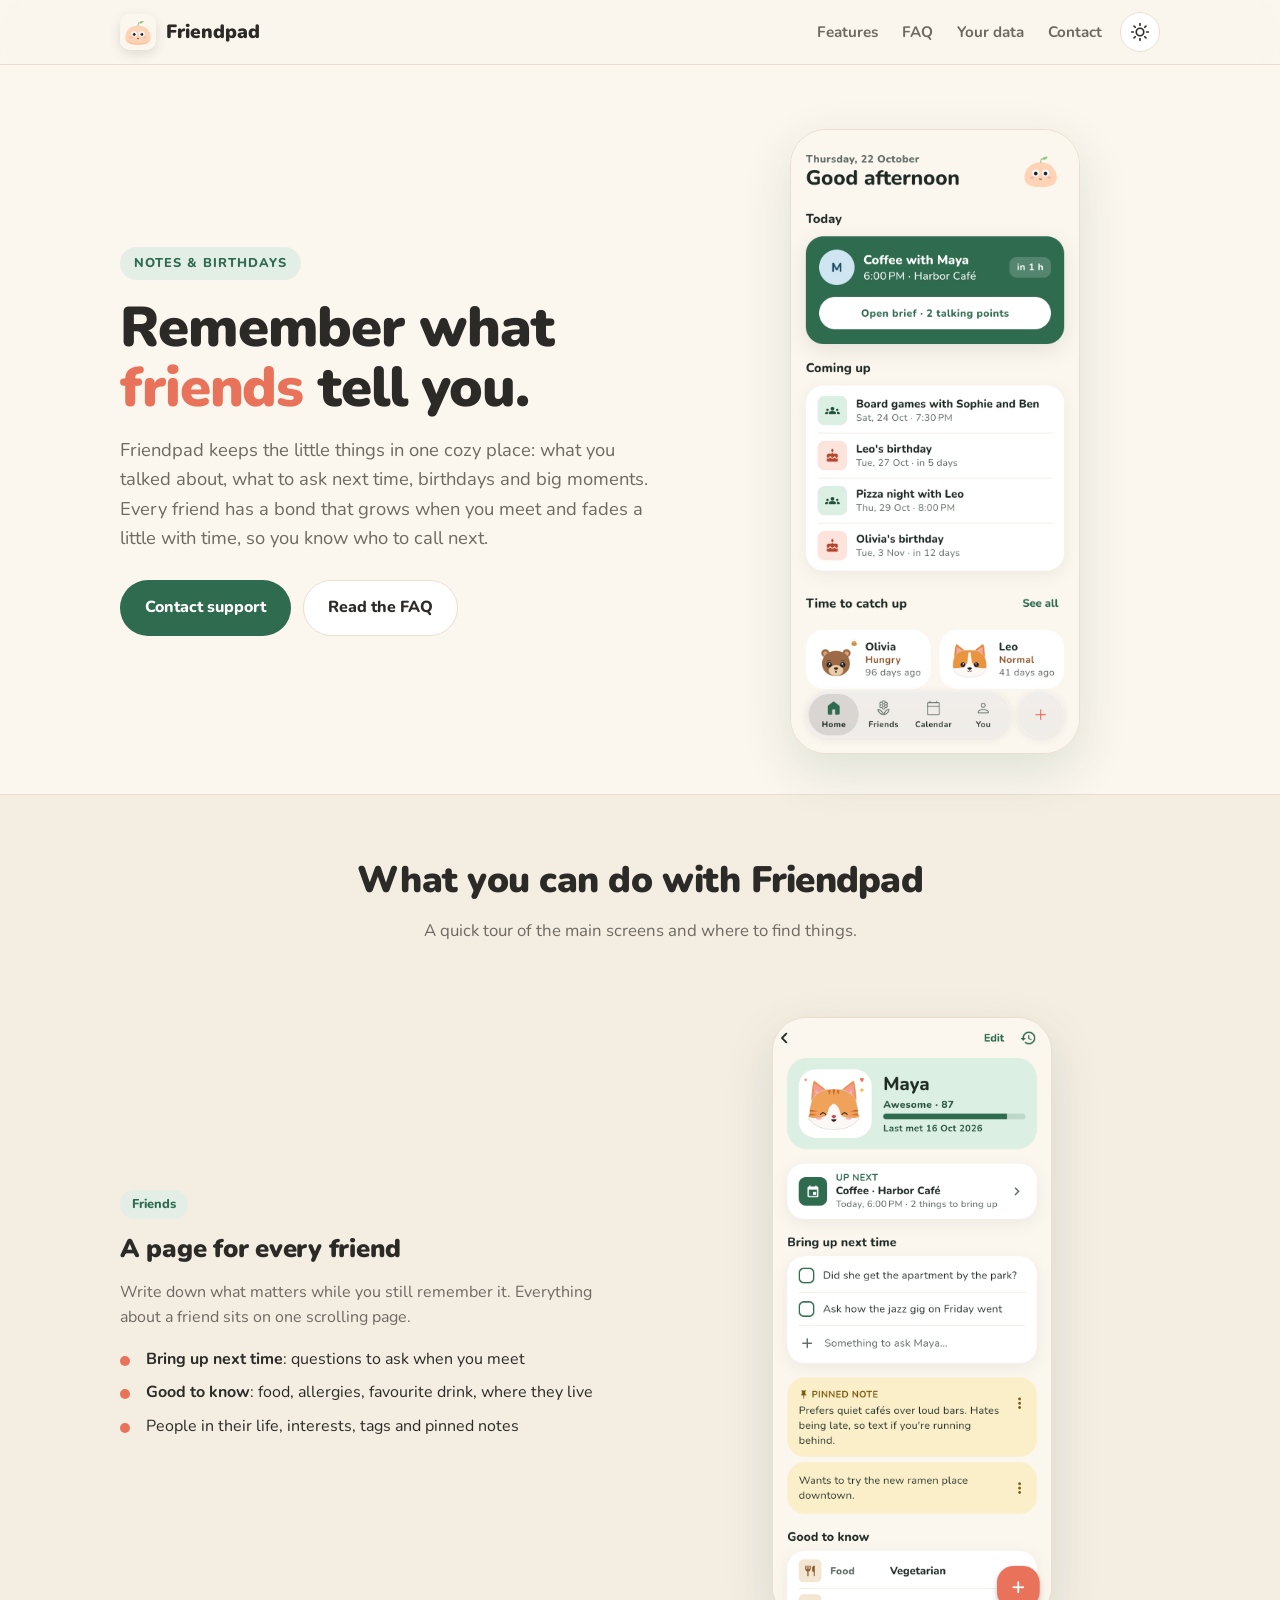
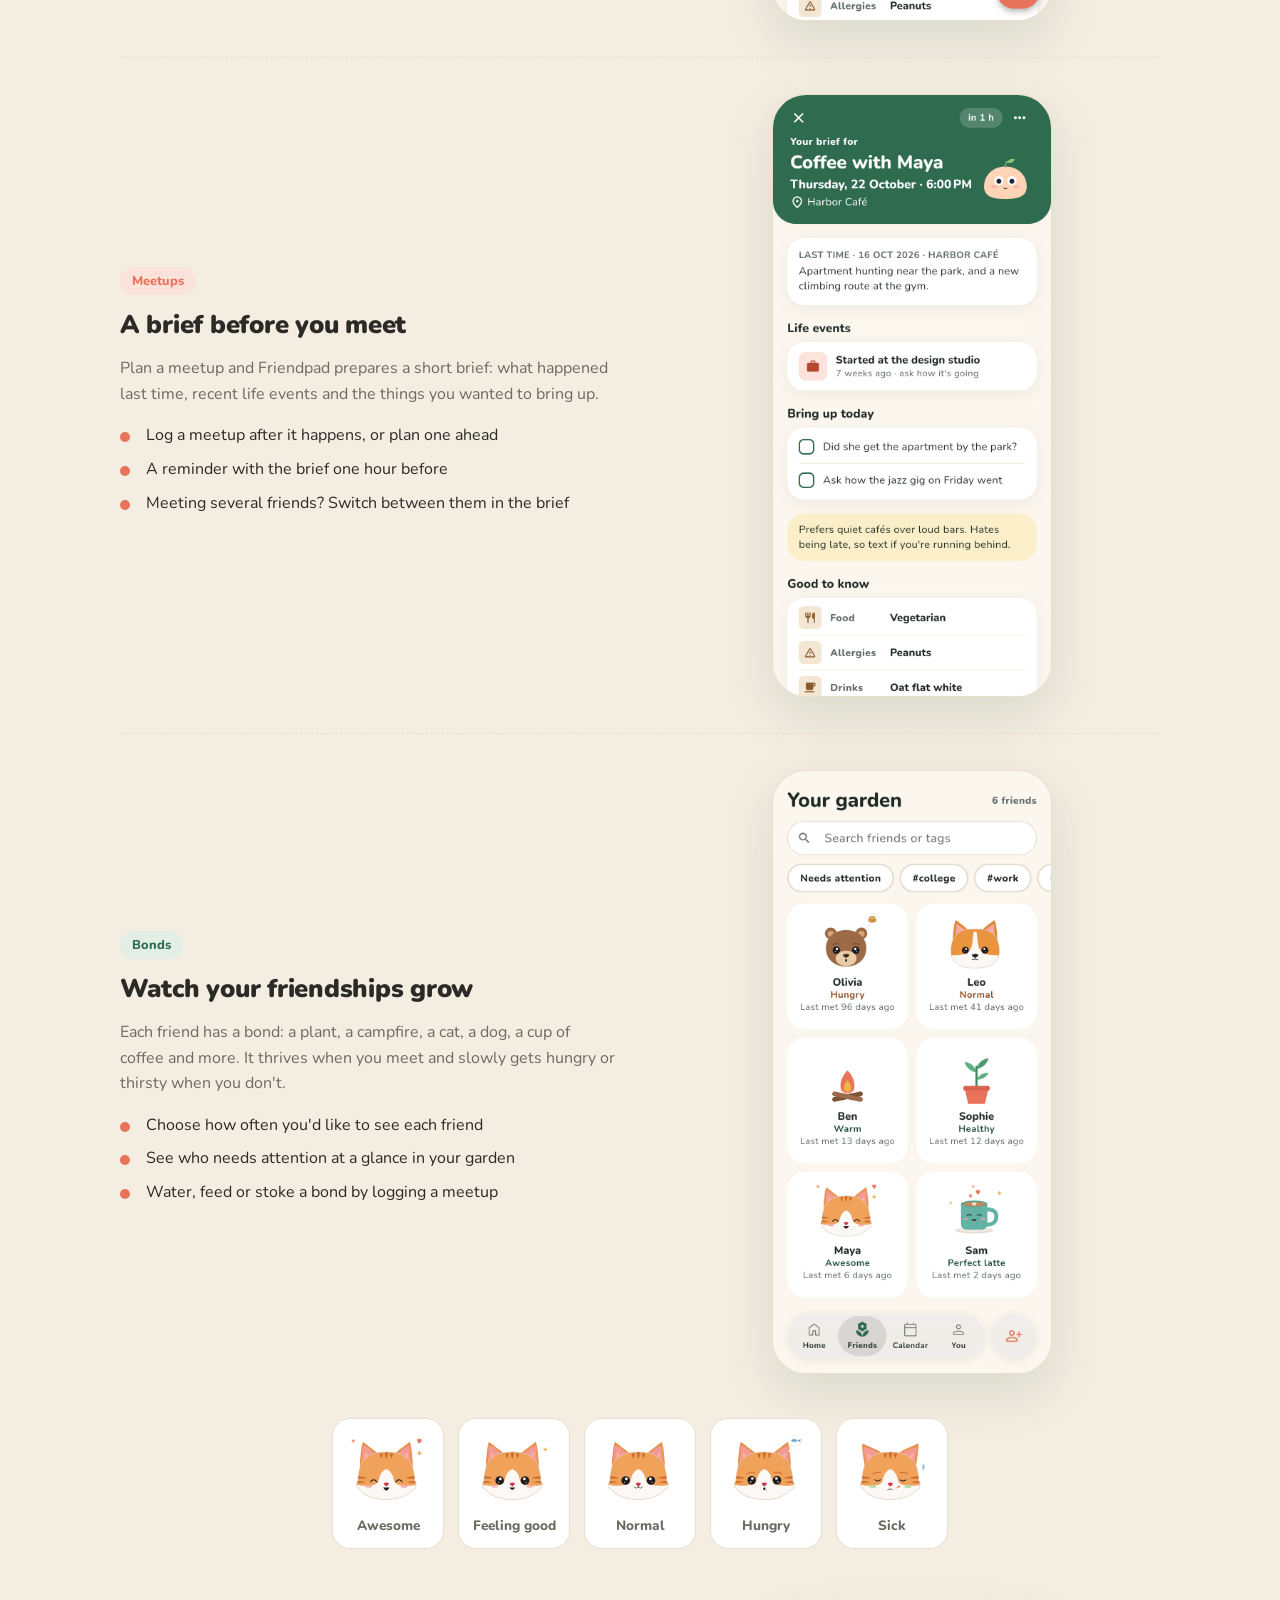
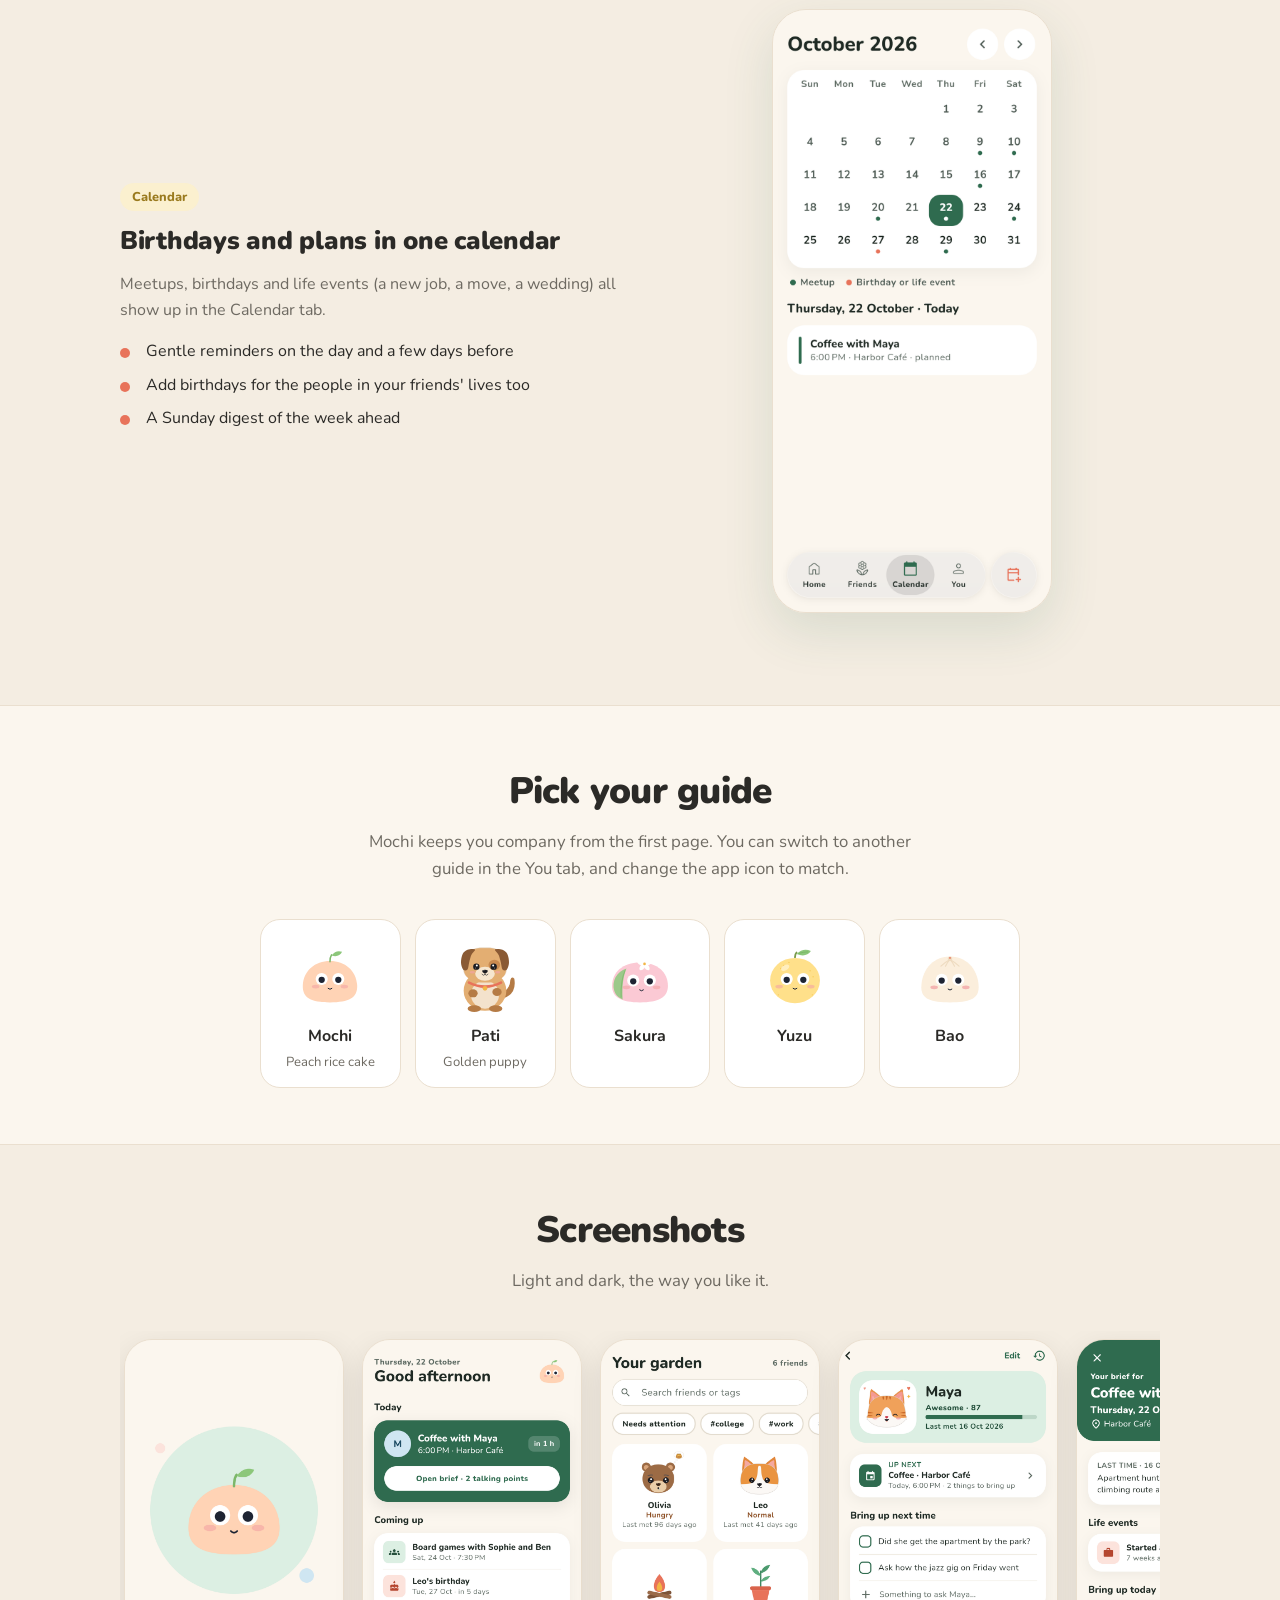
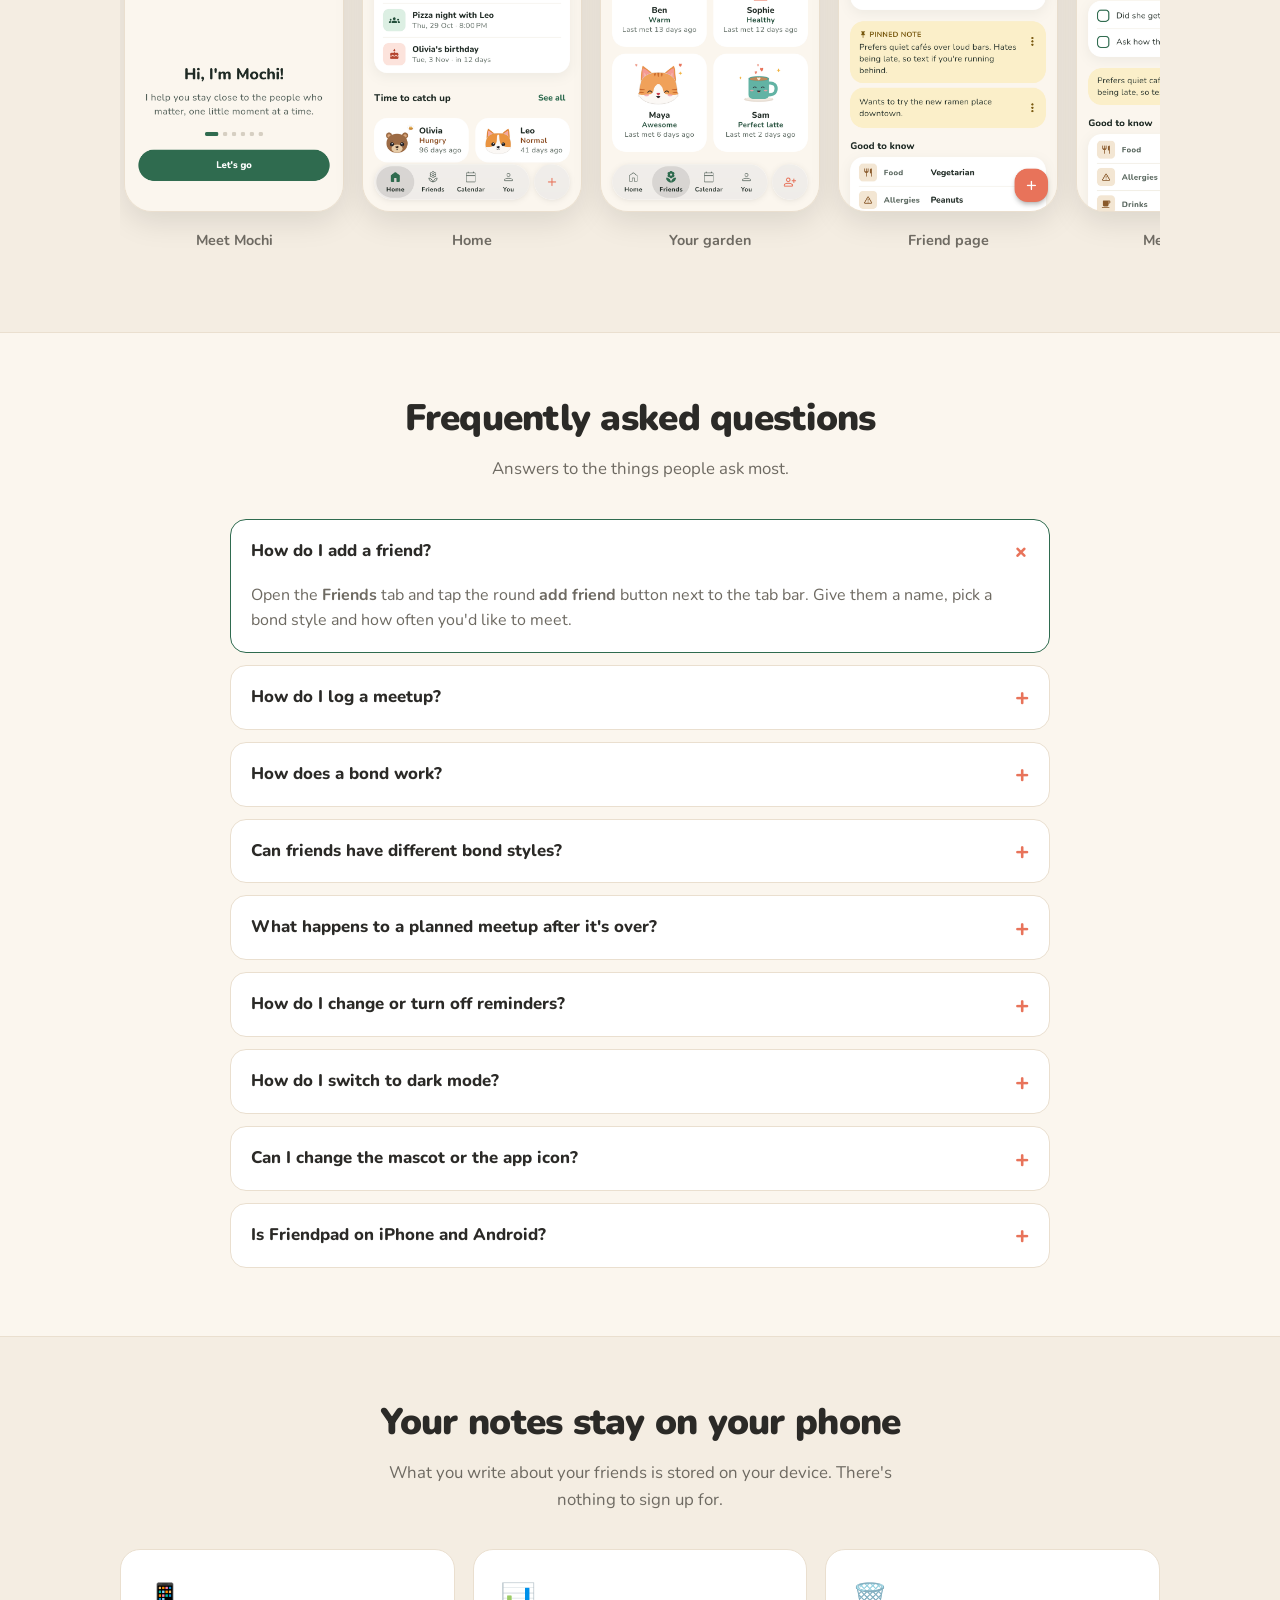
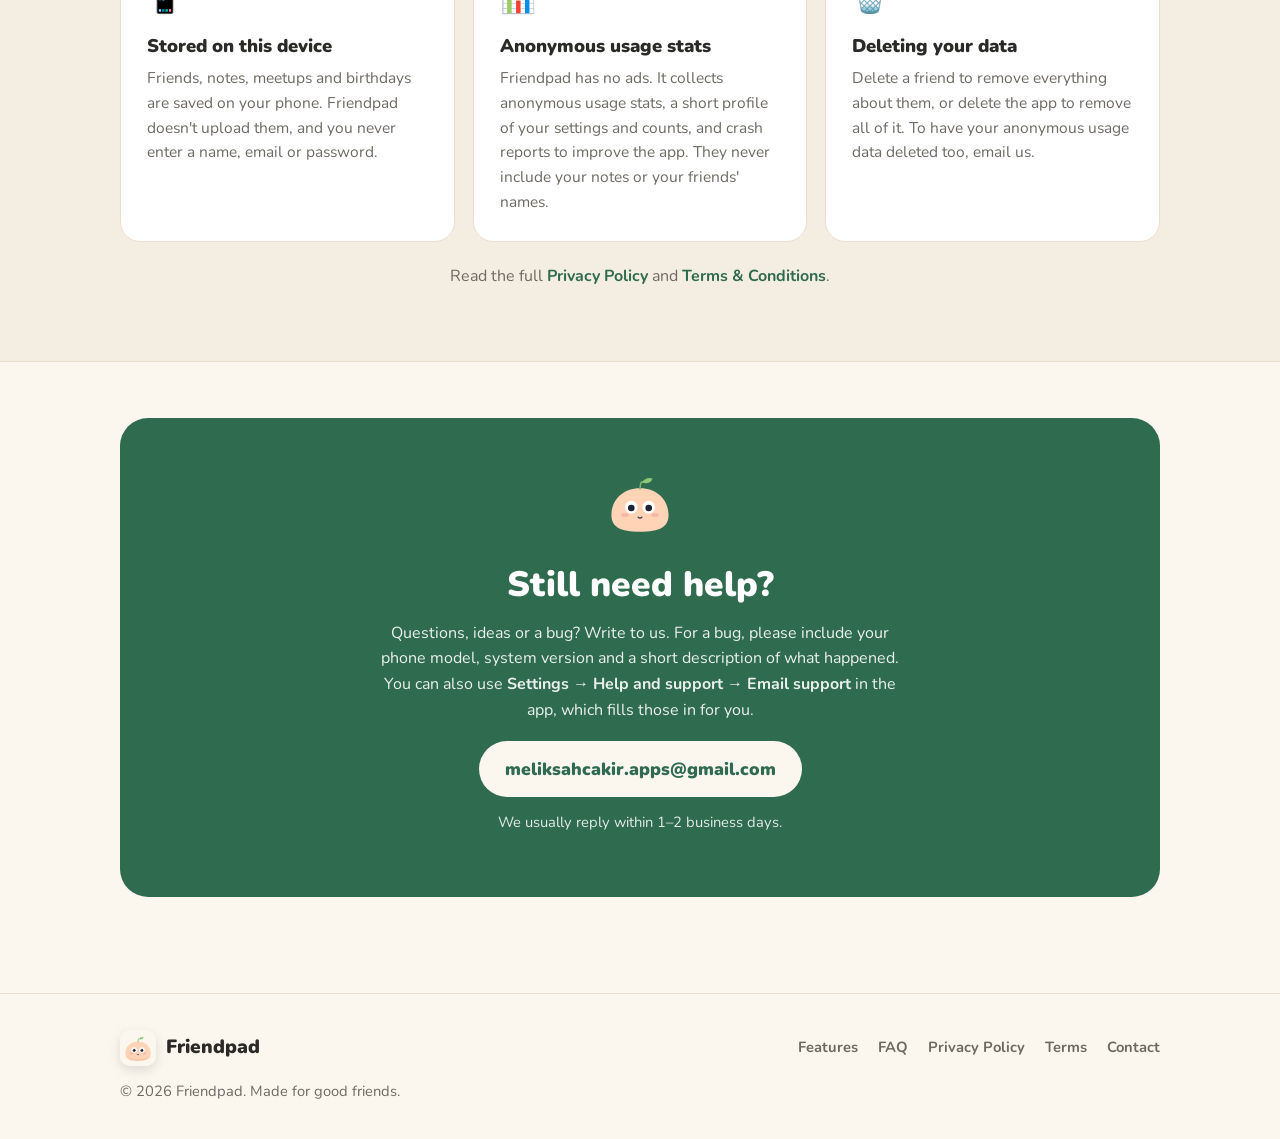
<file: index.html>
<!doctype html>
<html lang="en">
<head>
  <meta charset="utf-8" />
  <meta name="viewport" content="width=device-width, initial-scale=1" />
  <title>Friendpad: Notes &amp; Birthdays</title>
  <meta name="description" content="Friendpad helps you remember what friends tell you: notes, talking points, meetups, birthdays and a little bond that grows each time you meet. Help, FAQ and contact." />
  <meta name="theme-color" content="#FBF6EE" media="(prefers-color-scheme: light)" />
  <meta name="theme-color" content="#1C222B" media="(prefers-color-scheme: dark)" />
  <meta property="og:title" content="Friendpad: Notes &amp; Birthdays" />
  <meta property="og:description" content="Remember what friends tell you. Notes, meetups, birthdays and bonds that grow when you meet." />
  <meta property="og:type" content="website" />
  <meta property="og:image" content="https://meliksahcakirr.github.io/friendspad-support/img/app_icon.png" />
  <link rel="icon" type="image/png" href="img/favicon.png" />
  <link rel="apple-touch-icon" href="img/apple-touch-icon.png" />
  <link rel="preconnect" href="https://fonts.googleapis.com" />
  <link rel="preconnect" href="https://fonts.gstatic.com" crossorigin />
  <link href="https://fonts.googleapis.com/css2?family=Nunito:wght@400;600;700;800;900&display=swap" rel="stylesheet" />
  <script>
    try { var t = localStorage.getItem('theme'); if (t === 'light' || t === 'dark') document.documentElement.dataset.theme = t; } catch (e) {}
  </script>
  <link rel="stylesheet" href="style.css" />
</head>
<body>
  <header class="topbar">
    <div class="wrap topbar-inner">
      <a class="brand" href="./"><img class="logo" src="img/app_icon.png" alt="" /> Friendpad</a>
      <div class="topbar-end">
        <nav class="topnav">
          <a href="#features">Features</a>
          <a href="#faq">FAQ</a>
          <a href="#privacy">Your data</a>
          <a href="#contact">Contact</a>
        </nav>
        <button class="theme-toggle" type="button" aria-label="Switch between light and dark mode" title="Light or dark">
          <svg class="sun" viewBox="0 0 24 24" fill="none" stroke="currentColor" stroke-width="2" stroke-linecap="round" aria-hidden="true"><circle cx="12" cy="12" r="4.5"/><path d="M12 2v2M12 20v2M4.9 4.9l1.4 1.4M17.7 17.7l1.4 1.4M2 12h2M20 12h2M4.9 19.1l1.4-1.4M17.7 6.3l1.4-1.4"/></svg>
          <svg class="moon" viewBox="0 0 24 24" fill="none" stroke="currentColor" stroke-width="2" stroke-linecap="round" stroke-linejoin="round" aria-hidden="true"><path d="M20 14.5A8 8 0 0 1 9.5 4a8 8 0 1 0 10.5 10.5z"/></svg>
        </button>
      </div>
    </div>
  </header>

  <!-- Hero -->
  <section class="hero">
    <div class="wrap hero-grid">
      <div>
        <span class="kicker">Notes &amp; Birthdays</span>
        <h1>Remember what <em>friends</em> tell you.</h1>
        <p class="lead">Friendpad keeps the little things in one cozy place: what you talked about, what to ask next time, birthdays and big moments. Every friend has a bond that grows when you meet and fades a little with time, so you know who to call next.</p>
        <div class="cta-row">
          <a class="btn btn-primary" href="#contact">Contact support</a>
          <a class="btn btn-ghost" href="#faq">Read the FAQ</a>
        </div>
      </div>
      <div class="hero-art">
        <img data-dark-src="screenshots/home-dark.png" class="phone" src="screenshots/home.png" alt="Friendpad home screen with today's coffee with Maya and upcoming birthdays" />
      </div>
    </div>
  </section>

  <!-- Features -->
  <section id="features" class="band">
    <div class="wrap">
      <div class="section-head">
        <h2>What you can do with Friendpad</h2>
        <p>A quick tour of the main screens and where to find things.</p>
      </div>

      <div class="feature">
        <div class="copy">
          <span class="pill">Friends</span>
          <h3>A page for every friend</h3>
          <p>Write down what matters while you still remember it. Everything about a friend sits on one scrolling page.</p>
          <ul>
            <li><strong>Bring up next time</strong>: questions to ask when you meet</li>
            <li><strong>Good to know</strong>: food, allergies, favourite drink, where they live</li>
            <li>People in their life, interests, tags and pinned notes</li>
          </ul>
        </div>
        <div class="shot"><img data-dark-src="screenshots/friend-dark.png" src="screenshots/friend.png" alt="Maya's friend page with talking points, a pinned note and facts" loading="lazy" /></div>
      </div>

      <div class="feature reverse">
        <div class="shot"><img data-dark-src="screenshots/brief-dark.png" src="screenshots/brief.png" alt="Pre-meeting brief for coffee with Maya" loading="lazy" /></div>
        <div class="copy">
          <span class="pill coral">Meetups</span>
          <h3>A brief before you meet</h3>
          <p>Plan a meetup and Friendpad prepares a short brief: what happened last time, recent life events and the things you wanted to bring up.</p>
          <ul>
            <li>Log a meetup after it happens, or plan one ahead</li>
            <li>A reminder with the brief one hour before</li>
            <li>Meeting several friends? Switch between them in the brief</li>
          </ul>
        </div>
      </div>

      <div class="feature">
        <div class="copy">
          <span class="pill">Bonds</span>
          <h3>Watch your friendships grow</h3>
          <p>Each friend has a bond: a plant, a campfire, a cat, a dog, a cup of coffee and more. It thrives when you meet and slowly gets hungry or thirsty when you don't.</p>
          <ul>
            <li>Choose how often you'd like to see each friend</li>
            <li>See who needs attention at a glance in your garden</li>
            <li>Water, feed or stoke a bond by logging a meetup</li>
          </ul>
        </div>
        <div class="shot"><img data-dark-src="screenshots/friends-dark.png" src="screenshots/friends.png" alt="Your garden: friends shown as a bear, a corgi, a campfire, a plant, a cat and a coffee cup" loading="lazy" /></div>
      </div>

      <div class="stages" aria-label="The five moods of a cat bond">
        <div class="stage"><img src="img/bond/cat_orange_thriving.svg" alt="" /><span>Awesome</span></div>
        <div class="stage"><img src="img/bond/cat_orange_healthy.svg" alt="" /><span>Feeling good</span></div>
        <div class="stage"><img src="img/bond/cat_orange_thirsty.svg" alt="" /><span>Normal</span></div>
        <div class="stage"><img src="img/bond/cat_orange_wilting.svg" alt="" /><span>Hungry</span></div>
        <div class="stage"><img src="img/bond/cat_orange_dormant.svg" alt="" /><span>Sick</span></div>
      </div>

      <div class="feature reverse" style="margin-top:24px">
        <div class="shot"><img data-dark-src="screenshots/calendar-dark.png" src="screenshots/calendar.png" alt="Calendar for October 2026 with meetups and birthdays marked" loading="lazy" /></div>
        <div class="copy">
          <span class="pill butter">Calendar</span>
          <h3>Birthdays and plans in one calendar</h3>
          <p>Meetups, birthdays and life events (a new job, a move, a wedding) all show up in the Calendar tab.</p>
          <ul>
            <li>Gentle reminders on the day and a few days before</li>
            <li>Add birthdays for the people in your friends' lives too</li>
            <li>A Sunday digest of the week ahead</li>
          </ul>
        </div>
      </div>
    </div>
  </section>

  <!-- Mascots -->
  <section id="mascots">
    <div class="wrap">
      <div class="section-head">
        <h2>Pick your guide</h2>
        <p>Mochi keeps you company from the first page. You can switch to another guide in the You tab, and change the app icon to match.</p>
      </div>
      <div class="mascots">
        <div class="mascot"><img src="img/mascot/mochi.svg" alt="" /><strong>Mochi</strong><span>Peach rice cake</span></div>
        <div class="mascot"><img src="img/mascot/pati.svg" alt="" /><strong>Pati</strong><span>Golden puppy</span></div>
        <div class="mascot"><img src="img/mascot/sakura.svg" alt="" /><strong>Sakura</strong></div>
        <div class="mascot"><img src="img/mascot/yuzu.svg" alt="" /><strong>Yuzu</strong></div>
        <div class="mascot"><img src="img/mascot/bao.svg" alt="" /><strong>Bao</strong></div>
      </div>
    </div>
  </section>

  <!-- Gallery -->
  <section id="screens" class="band">
    <div class="wrap">
      <div class="section-head">
        <h2>Screenshots</h2>
        <p>Light and dark, the way you like it.</p>
      </div>
      <div class="gallery">
        <figure><img src="screenshots/onboarding.png" alt="Onboarding: Hi, I'm Mochi" loading="lazy" /><figcaption>Meet Mochi</figcaption></figure>
        <figure><img src="screenshots/home.png" alt="Home" loading="lazy" /><figcaption>Home</figcaption></figure>
        <figure><img src="screenshots/friends.png" alt="Your garden" loading="lazy" /><figcaption>Your garden</figcaption></figure>
        <figure><img src="screenshots/friend.png" alt="Friend page" loading="lazy" /><figcaption>Friend page</figcaption></figure>
        <figure><img src="screenshots/brief.png" alt="Meetup brief" loading="lazy" /><figcaption>Meetup brief</figcaption></figure>
        <figure><img src="screenshots/calendar.png" alt="Calendar" loading="lazy" /><figcaption>Calendar</figcaption></figure>
        <figure><img src="screenshots/you.png" alt="You tab with your promise and bond styles" loading="lazy" /><figcaption>You</figcaption></figure>
        <figure><img src="screenshots/home-dark.png" alt="Home in dark mode" loading="lazy" /><figcaption>Dark mode</figcaption></figure>
        <figure><img src="screenshots/friend-dark.png" alt="Friend page in dark mode" loading="lazy" /><figcaption>Dark mode</figcaption></figure>
      </div>
    </div>
  </section>

  <!-- FAQ -->
  <section id="faq">
    <div class="wrap">
      <div class="section-head">
        <h2>Frequently asked questions</h2>
        <p>Answers to the things people ask most.</p>
      </div>
      <div class="faq">
        <details open>
          <summary>How do I add a friend? <span class="chev">+</span></summary>
          <div class="answer"><p>Open the <strong>Friends</strong> tab and tap the round <strong>add friend</strong> button next to the tab bar. Give them a name, pick a bond style and how often you'd like to meet.</p></div>
        </details>
        <details>
          <summary>How do I log a meetup? <span class="chev">+</span></summary>
          <div class="answer"><p>Open a friend and tap <strong>Log a meetup</strong>, or tap their bond. On Home, the <strong>+</strong> button lets you log or plan one too. Plan one ahead with <strong>Plan one</strong> and you'll get a brief of past talks before you meet.</p></div>
        </details>
        <details>
          <summary>How does a bond work? <span class="chev">+</span></summary>
          <div class="answer">
            <p>A bond is strongest right after you meet and slowly fades as time passes. How fast it fades depends on how often you'd like to see that friend (weekly, every two weeks, monthly, every few months or yearly).</p>
            <p>A new friend starts at a healthy level on the day you add them. Logging a meetup fills the bond back up.</p>
          </div>
        </details>
        <details>
          <summary>Can friends have different bond styles? <span class="chev">+</span></summary>
          <div class="answer"><p>Yes. New friends get the style you picked in <strong>You</strong>, and you can change any friend's style when you edit them. Cats and dogs come in several colours and breeds.</p></div>
        </details>
        <details>
          <summary>What happens to a planned meetup after it's over? <span class="chev">+</span></summary>
          <div class="answer"><p>Friendpad asks "Did it happen?" on Home and in the meetup's brief. Only meetups you confirm count toward the bond.</p></div>
        </details>
        <details>
          <summary>How do I change or turn off reminders? <span class="chev">+</span></summary>
          <div class="answer"><p>Go to <strong>You</strong> → the gear button → <strong>Notifications</strong>. Each kind of reminder (meetup briefs, "Did it happen?", birthdays, life events, fading bonds and the weekly digest) can be turned off on its own. For a birthday or life event, choose when to be reminded in that event's sheet.</p></div>
        </details>
        <details>
          <summary>How do I switch to dark mode? <span class="chev">+</span></summary>
          <div class="answer"><p>Open <strong>Settings</strong> from the gear on the You tab and pick System, Light or Dark.</p></div>
        </details>
        <details>
          <summary>Can I change the mascot or the app icon? <span class="chev">+</span></summary>
          <div class="answer"><p>Pick a different guide in the <strong>You</strong> tab. If the app icon shows another mascot, You offers an <strong>Update app icon</strong> button so the icon can match.</p></div>
        </details>
        <details>
          <summary>Is Friendpad on iPhone and Android? <span class="chev">+</span></summary>
          <div class="answer"><p>Yes, Friendpad is made for both iPhone and Android. If you run into a problem on one of them, tell us your phone model and system version so we can help faster.</p></div>
        </details>
      </div>
    </div>
  </section>

  <!-- Privacy -->
  <section id="privacy" class="band">
    <div class="wrap">
      <div class="section-head">
        <h2>Your notes stay on your phone</h2>
        <p>What you write about your friends is stored on your device. There's nothing to sign up for.</p>
      </div>
      <div class="cards">
        <div class="card">
          <div class="ico">📱</div>
          <h3>Stored on this device</h3>
          <p>Friends, notes, meetups and birthdays are saved on your phone. Friendpad doesn't upload them, and you never enter a name, email or password.</p>
        </div>
        <div class="card">
          <div class="ico">📊</div>
          <h3>Anonymous usage stats</h3>
          <p>Friendpad has no ads. It collects anonymous usage stats, a short profile of your settings and counts, and crash reports to improve the app. They never include your notes or your friends' names.</p>
        </div>
        <div class="card">
          <div class="ico">🗑️</div>
          <h3>Deleting your data</h3>
          <p>Delete a friend to remove everything about them, or delete the app to remove all of it. To have your anonymous usage data deleted too, email us.</p>
        </div>
      </div>
      <p style="text-align:center; margin-top:22px; color:var(--muted)">
        Read the full <a href="privacy_policy.html">Privacy Policy</a> and <a href="terms.html">Terms &amp; Conditions</a>.
      </p>
    </div>
  </section>

  <!-- Contact -->
  <section id="contact">
    <div class="wrap">
      <div class="contact">
        <img src="img/mascot/mochi.svg" alt="" />
        <h2>Still need help?</h2>
        <p>Questions, ideas or a bug? Write to us. For a bug, please include your phone model, system version and a short description of what happened. You can also use <strong>Settings → Help and support → Email support</strong> in the app, which fills those in for you.</p>
        <a class="email" href="mailto:meliksahcakir.apps@gmail.com?subject=Friendpad%20support">meliksahcakir.apps@gmail.com</a>
        <p class="note">We usually reply within 1–2 business days.</p>
      </div>
    </div>
  </section>

  <footer>
    <div class="wrap footer-inner">
      <a class="brand" href="./"><img class="logo" src="img/app_icon.png" alt="" /> Friendpad</a>
      <nav class="footer-links">
        <a href="#features">Features</a>
        <a href="#faq">FAQ</a>
        <a href="privacy_policy.html">Privacy Policy</a>
        <a href="terms.html">Terms</a>
        <a href="mailto:meliksahcakir.apps@gmail.com">Contact</a>
      </nav>
    </div>
    <div class="wrap" style="margin-top:14px;"><span id="year">© 2026</span> Friendpad. Made for good friends.</div>
  </footer>
  <script>document.getElementById('year').textContent = '© ' + new Date().getFullYear();</script>
  <script src="theme.js"></script>
</body>
</html>
</file>
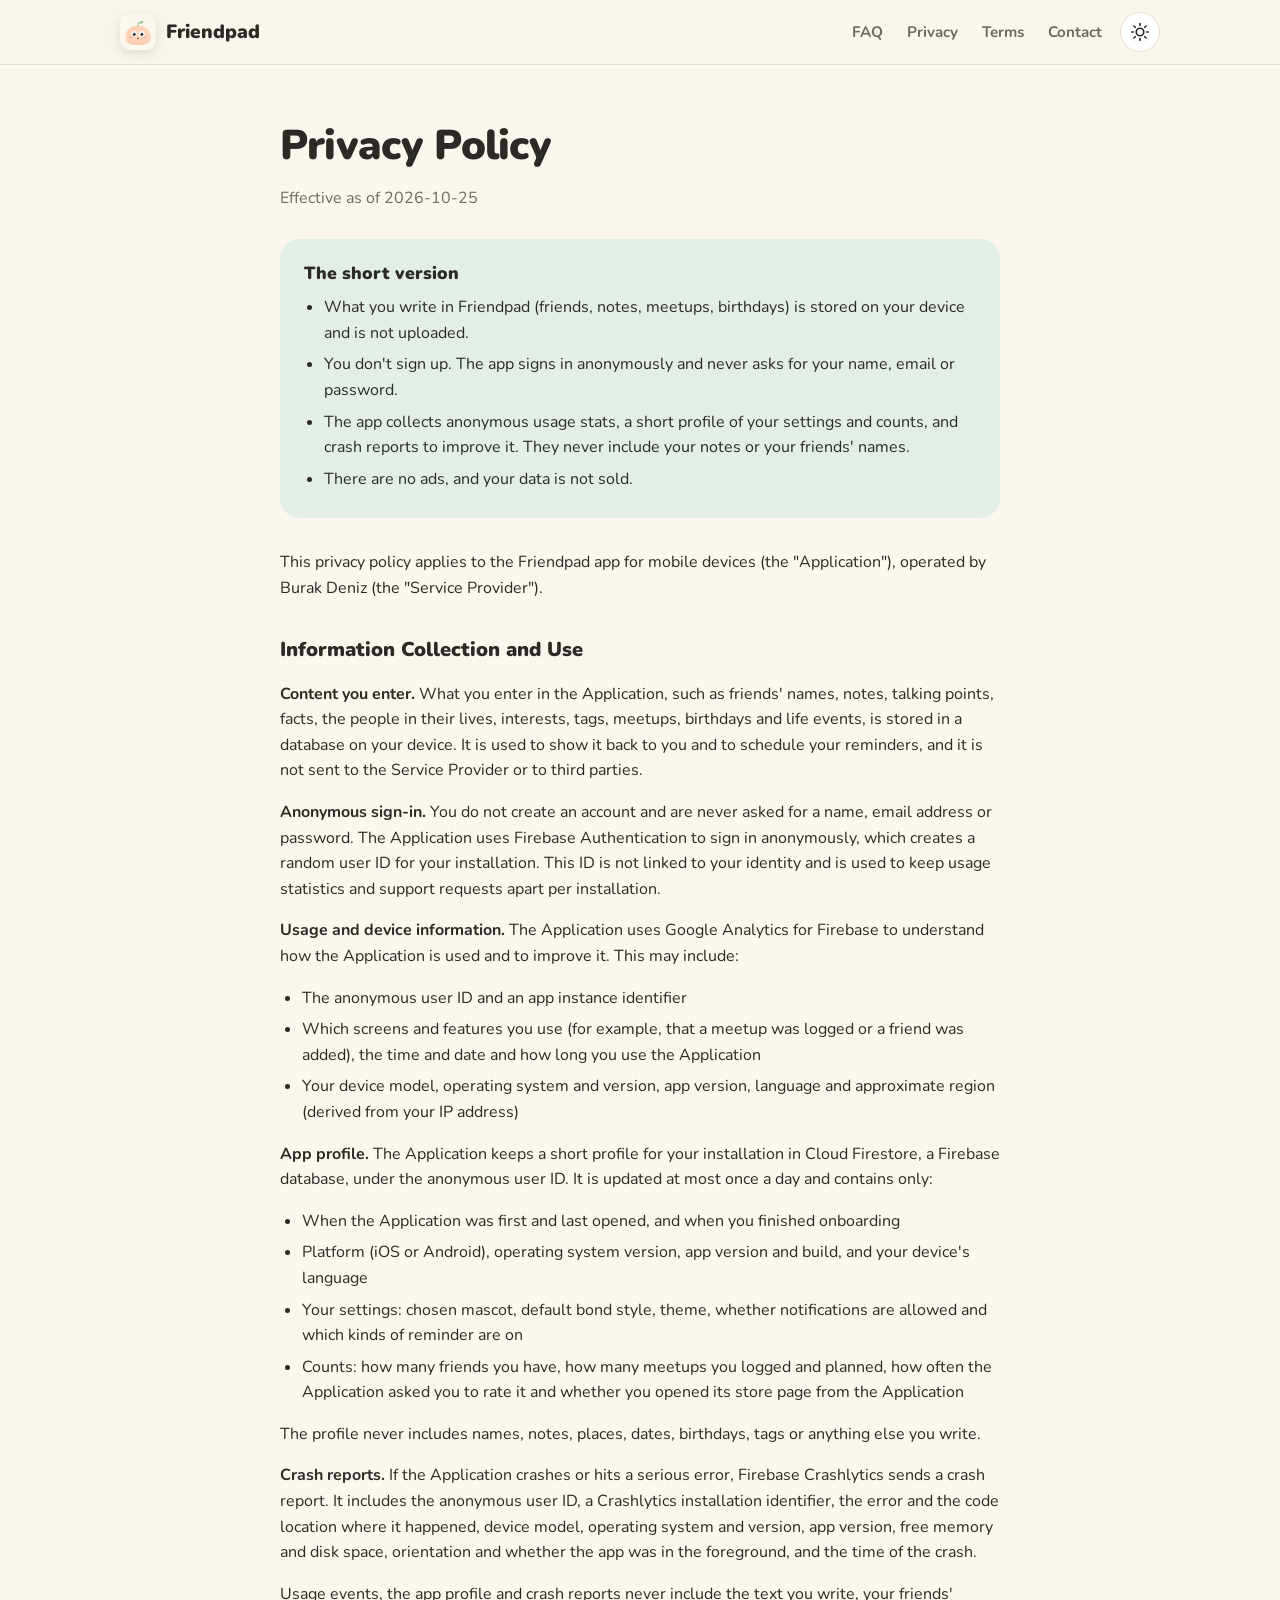
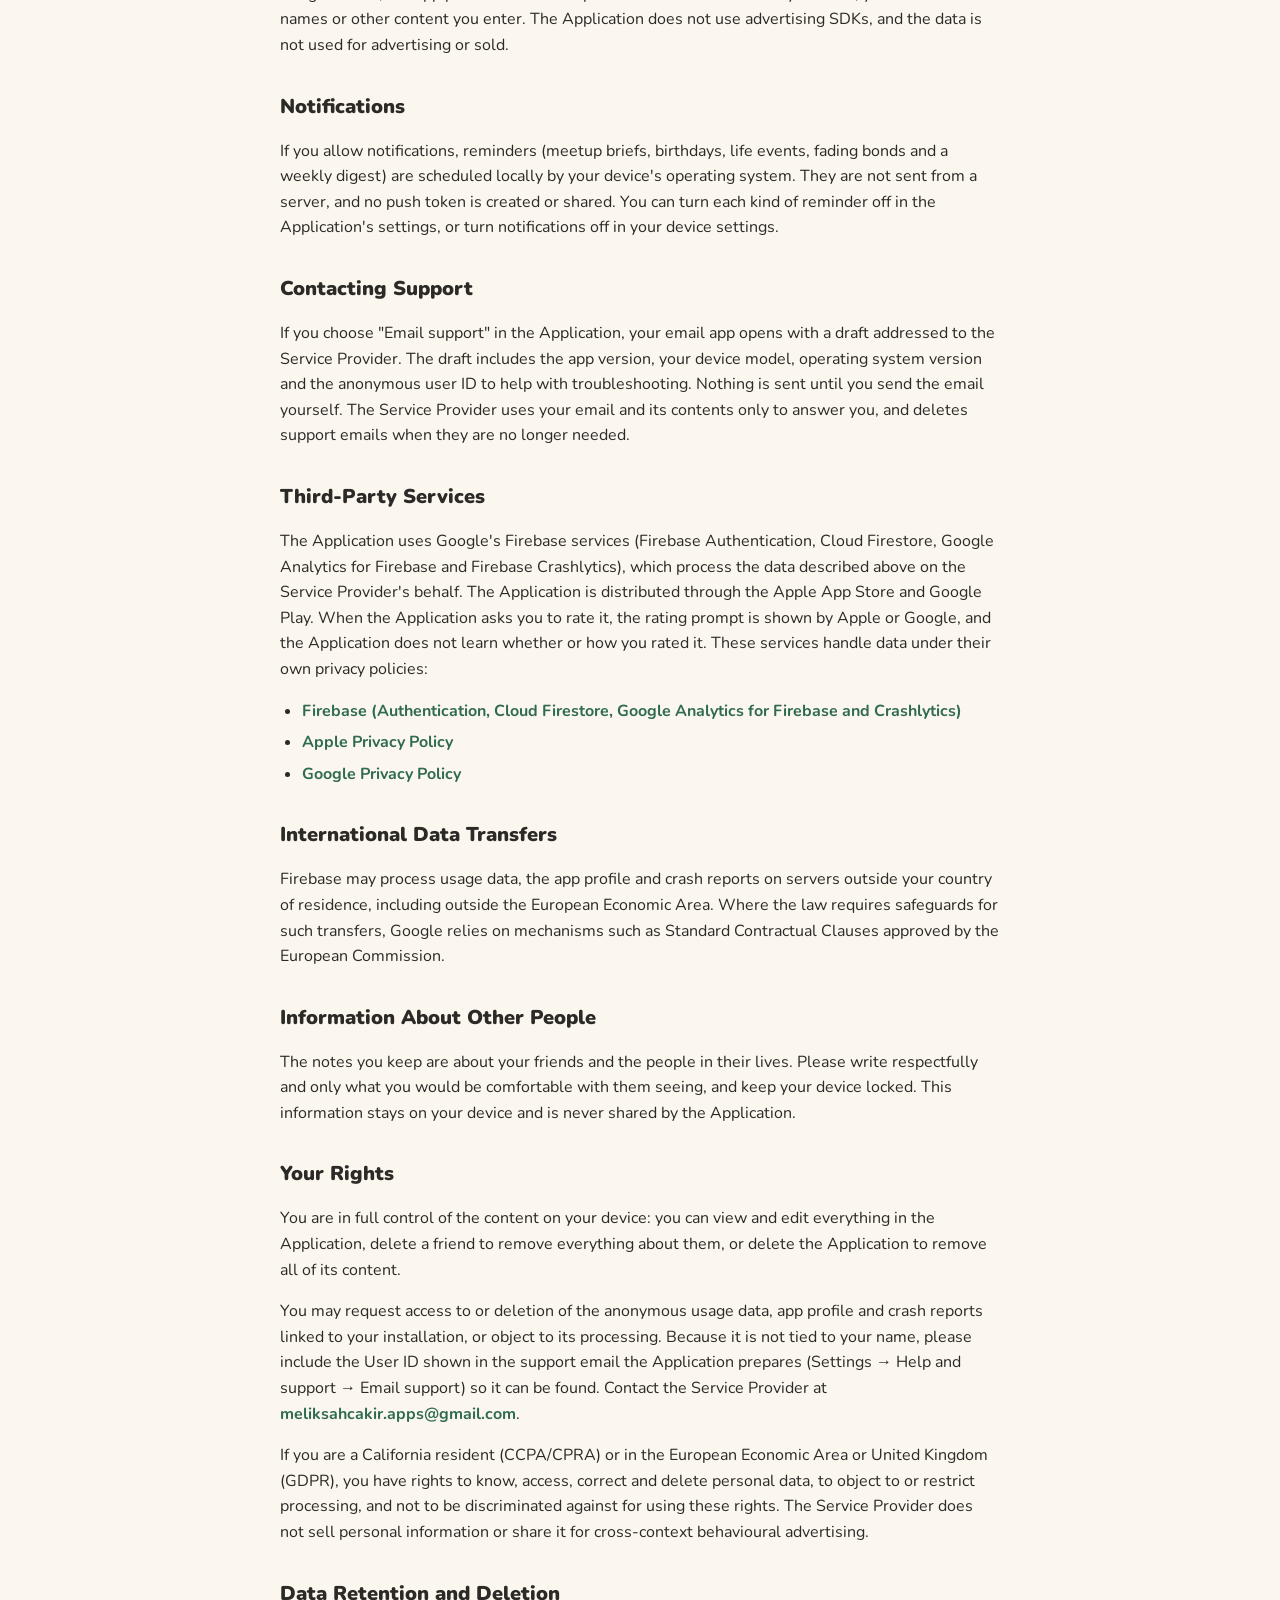
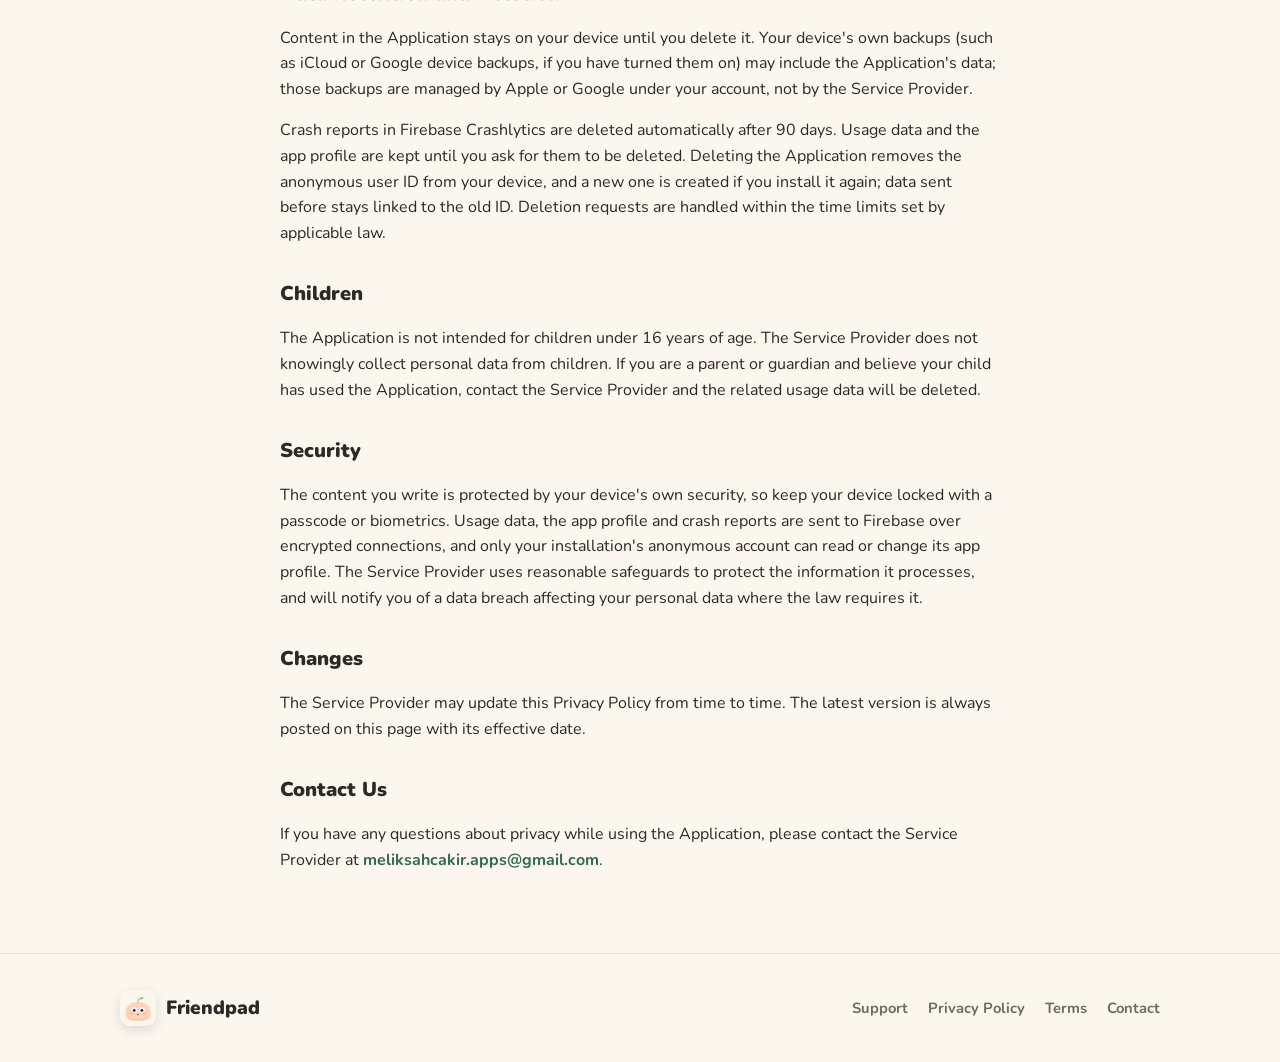
<file: privacy_policy.html>
<!doctype html>
<html lang="en">
<head>
  <meta charset="utf-8" />
  <meta name="viewport" content="width=device-width, initial-scale=1" />
  <title>Privacy Policy · Friendpad</title>
  <meta name="description" content="Privacy Policy for the Friendpad app." />
  <link rel="icon" type="image/png" href="img/favicon.png" />
  <link rel="preconnect" href="https://fonts.googleapis.com" />
  <link rel="preconnect" href="https://fonts.gstatic.com" crossorigin />
  <link href="https://fonts.googleapis.com/css2?family=Nunito:wght@400;600;700;800;900&display=swap" rel="stylesheet" />
  <script>
    try { var t = localStorage.getItem('theme'); if (t === 'light' || t === 'dark') document.documentElement.dataset.theme = t; } catch (e) {}
  </script>
  <link rel="stylesheet" href="style.css" />
</head>
<body>
  <header class="topbar">
    <div class="wrap topbar-inner">
      <a class="brand" href="./"><img class="logo" src="img/app_icon.png" alt="" /> Friendpad</a>
      <div class="topbar-end">
        <nav class="topnav">
          <a href="./#faq">FAQ</a>
          <a href="privacy_policy.html">Privacy</a>
          <a href="terms.html">Terms</a>
          <a href="./#contact">Contact</a>
        </nav>
        <button class="theme-toggle" type="button" aria-label="Switch between light and dark mode" title="Light or dark">
          <svg class="sun" viewBox="0 0 24 24" fill="none" stroke="currentColor" stroke-width="2" stroke-linecap="round" aria-hidden="true"><circle cx="12" cy="12" r="4.5"/><path d="M12 2v2M12 20v2M4.9 4.9l1.4 1.4M17.7 17.7l1.4 1.4M2 12h2M20 12h2M4.9 19.1l1.4-1.4M17.7 6.3l1.4-1.4"/></svg>
          <svg class="moon" viewBox="0 0 24 24" fill="none" stroke="currentColor" stroke-width="2" stroke-linecap="round" stroke-linejoin="round" aria-hidden="true"><path d="M20 14.5A8 8 0 0 1 9.5 4a8 8 0 1 0 10.5 10.5z"/></svg>
        </button>
      </div>
    </div>
  </header>
  <main class="legal">
    <h1>Privacy Policy</h1>
    <p class="effective">Effective as of 2026-10-25</p>

    <div class="summary">
      <h2>The short version</h2>
      <ul>
        <li>What you write in Friendpad (friends, notes, meetups, birthdays) is stored on your device and is not uploaded.</li>
        <li>You don't sign up. The app signs in anonymously and never asks for your name, email or password.</li>
        <li>The app collects anonymous usage stats, a short profile of your settings and counts, and crash reports to improve it. They never include your notes or your friends' names.</li>
        <li>There are no ads, and your data is not sold.</li>
      </ul>
    </div>

    <p>This privacy policy applies to the Friendpad app for mobile devices (the "Application"), operated by Burak Deniz (the "Service Provider").</p>

    <h2>Information Collection and Use</h2>
    <p><strong>Content you enter.</strong> What you enter in the Application, such as friends' names, notes, talking points, facts, the people in their lives, interests, tags, meetups, birthdays and life events, is stored in a database on your device. It is used to show it back to you and to schedule your reminders, and it is not sent to the Service Provider or to third parties.</p>
    <p><strong>Anonymous sign-in.</strong> You do not create an account and are never asked for a name, email address or password. The Application uses Firebase Authentication to sign in anonymously, which creates a random user ID for your installation. This ID is not linked to your identity and is used to keep usage statistics and support requests apart per installation.</p>
    <p><strong>Usage and device information.</strong> The Application uses Google Analytics for Firebase to understand how the Application is used and to improve it. This may include:</p>
    <ul>
      <li>The anonymous user ID and an app instance identifier</li>
      <li>Which screens and features you use (for example, that a meetup was logged or a friend was added), the time and date and how long you use the Application</li>
      <li>Your device model, operating system and version, app version, language and approximate region (derived from your IP address)</li>
    </ul>
    <p><strong>App profile.</strong> The Application keeps a short profile for your installation in Cloud Firestore, a Firebase database, under the anonymous user ID. It is updated at most once a day and contains only:</p>
    <ul>
      <li>When the Application was first and last opened, and when you finished onboarding</li>
      <li>Platform (iOS or Android), operating system version, app version and build, and your device's language</li>
      <li>Your settings: chosen mascot, default bond style, theme, whether notifications are allowed and which kinds of reminder are on</li>
      <li>Counts: how many friends you have, how many meetups you logged and planned, how often the Application asked you to rate it and whether you opened its store page from the Application</li>
    </ul>
    <p>The profile never includes names, notes, places, dates, birthdays, tags or anything else you write.</p>
    <p><strong>Crash reports.</strong> If the Application crashes or hits a serious error, Firebase Crashlytics sends a crash report. It includes the anonymous user ID, a Crashlytics installation identifier, the error and the code location where it happened, device model, operating system and version, app version, free memory and disk space, orientation and whether the app was in the foreground, and the time of the crash.</p>
    <p>Usage events, the app profile and crash reports never include the text you write, your friends' names or other content you enter. The Application does not use advertising SDKs, and the data is not used for advertising or sold.</p>

    <h2>Notifications</h2>
    <p>If you allow notifications, reminders (meetup briefs, birthdays, life events, fading bonds and a weekly digest) are scheduled locally by your device's operating system. They are not sent from a server, and no push token is created or shared. You can turn each kind of reminder off in the Application's settings, or turn notifications off in your device settings.</p>

    <h2>Contacting Support</h2>
    <p>If you choose "Email support" in the Application, your email app opens with a draft addressed to the Service Provider. The draft includes the app version, your device model, operating system version and the anonymous user ID to help with troubleshooting. Nothing is sent until you send the email yourself. The Service Provider uses your email and its contents only to answer you, and deletes support emails when they are no longer needed.</p>

    <h2>Third-Party Services</h2>
    <p>The Application uses Google's Firebase services (Firebase Authentication, Cloud Firestore, Google Analytics for Firebase and Firebase Crashlytics), which process the data described above on the Service Provider's behalf. The Application is distributed through the Apple App Store and Google Play. When the Application asks you to rate it, the rating prompt is shown by Apple or Google, and the Application does not learn whether or how you rated it. These services handle data under their own privacy policies:</p>
    <ul>
      <li><a href="https://firebase.google.com/support/privacy" target="_blank" rel="noopener noreferrer">Firebase (Authentication, Cloud Firestore, Google Analytics for Firebase and Crashlytics)</a></li>
      <li><a href="https://www.apple.com/legal/privacy/" target="_blank" rel="noopener noreferrer">Apple Privacy Policy</a></li>
      <li><a href="https://policies.google.com/privacy" target="_blank" rel="noopener noreferrer">Google Privacy Policy</a></li>
    </ul>

    <h2>International Data Transfers</h2>
    <p>Firebase may process usage data, the app profile and crash reports on servers outside your country of residence, including outside the European Economic Area. Where the law requires safeguards for such transfers, Google relies on mechanisms such as Standard Contractual Clauses approved by the European Commission.</p>

    <h2>Information About Other People</h2>
    <p>The notes you keep are about your friends and the people in their lives. Please write respectfully and only what you would be comfortable with them seeing, and keep your device locked. This information stays on your device and is never shared by the Application.</p>

    <h2>Your Rights</h2>
    <p>You are in full control of the content on your device: you can view and edit everything in the Application, delete a friend to remove everything about them, or delete the Application to remove all of its content.</p>
    <p>You may request access to or deletion of the anonymous usage data, app profile and crash reports linked to your installation, or object to its processing. Because it is not tied to your name, please include the User ID shown in the support email the Application prepares (Settings → Help and support → Email support) so it can be found. Contact the Service Provider at <a href="mailto:meliksahcakir.apps@gmail.com">meliksahcakir.apps@gmail.com</a>.</p>
    <p>If you are a California resident (CCPA/CPRA) or in the European Economic Area or United Kingdom (GDPR), you have rights to know, access, correct and delete personal data, to object to or restrict processing, and not to be discriminated against for using these rights. The Service Provider does not sell personal information or share it for cross-context behavioural advertising.</p>

    <h2>Data Retention and Deletion</h2>
    <p>Content in the Application stays on your device until you delete it. Your device's own backups (such as iCloud or Google device backups, if you have turned them on) may include the Application's data; those backups are managed by Apple or Google under your account, not by the Service Provider.</p>
    <p>Crash reports in Firebase Crashlytics are deleted automatically after 90 days. Usage data and the app profile are kept until you ask for them to be deleted. Deleting the Application removes the anonymous user ID from your device, and a new one is created if you install it again; data sent before stays linked to the old ID. Deletion requests are handled within the time limits set by applicable law.</p>

    <h2>Children</h2>
    <p>The Application is not intended for children under 16 years of age. The Service Provider does not knowingly collect personal data from children. If you are a parent or guardian and believe your child has used the Application, contact the Service Provider and the related usage data will be deleted.</p>

    <h2>Security</h2>
    <p>The content you write is protected by your device's own security, so keep your device locked with a passcode or biometrics. Usage data, the app profile and crash reports are sent to Firebase over encrypted connections, and only your installation's anonymous account can read or change its app profile. The Service Provider uses reasonable safeguards to protect the information it processes, and will notify you of a data breach affecting your personal data where the law requires it.</p>

    <h2>Changes</h2>
    <p>The Service Provider may update this Privacy Policy from time to time. The latest version is always posted on this page with its effective date.</p>

    <h2>Contact Us</h2>
    <p>If you have any questions about privacy while using the Application, please contact the Service Provider at <a href="mailto:meliksahcakir.apps@gmail.com">meliksahcakir.apps@gmail.com</a>.</p>
  </main>
  <footer>
    <div class="wrap footer-inner">
      <a class="brand" href="./"><img class="logo" src="img/app_icon.png" alt="" /> Friendpad</a>
      <nav class="footer-links">
        <a href="./">Support</a>
        <a href="privacy_policy.html">Privacy Policy</a>
        <a href="terms.html">Terms</a>
        <a href="mailto:meliksahcakir.apps@gmail.com">Contact</a>
      </nav>
    </div>
  </footer>
  <script src="theme.js"></script>
</body>
</html>
</file>
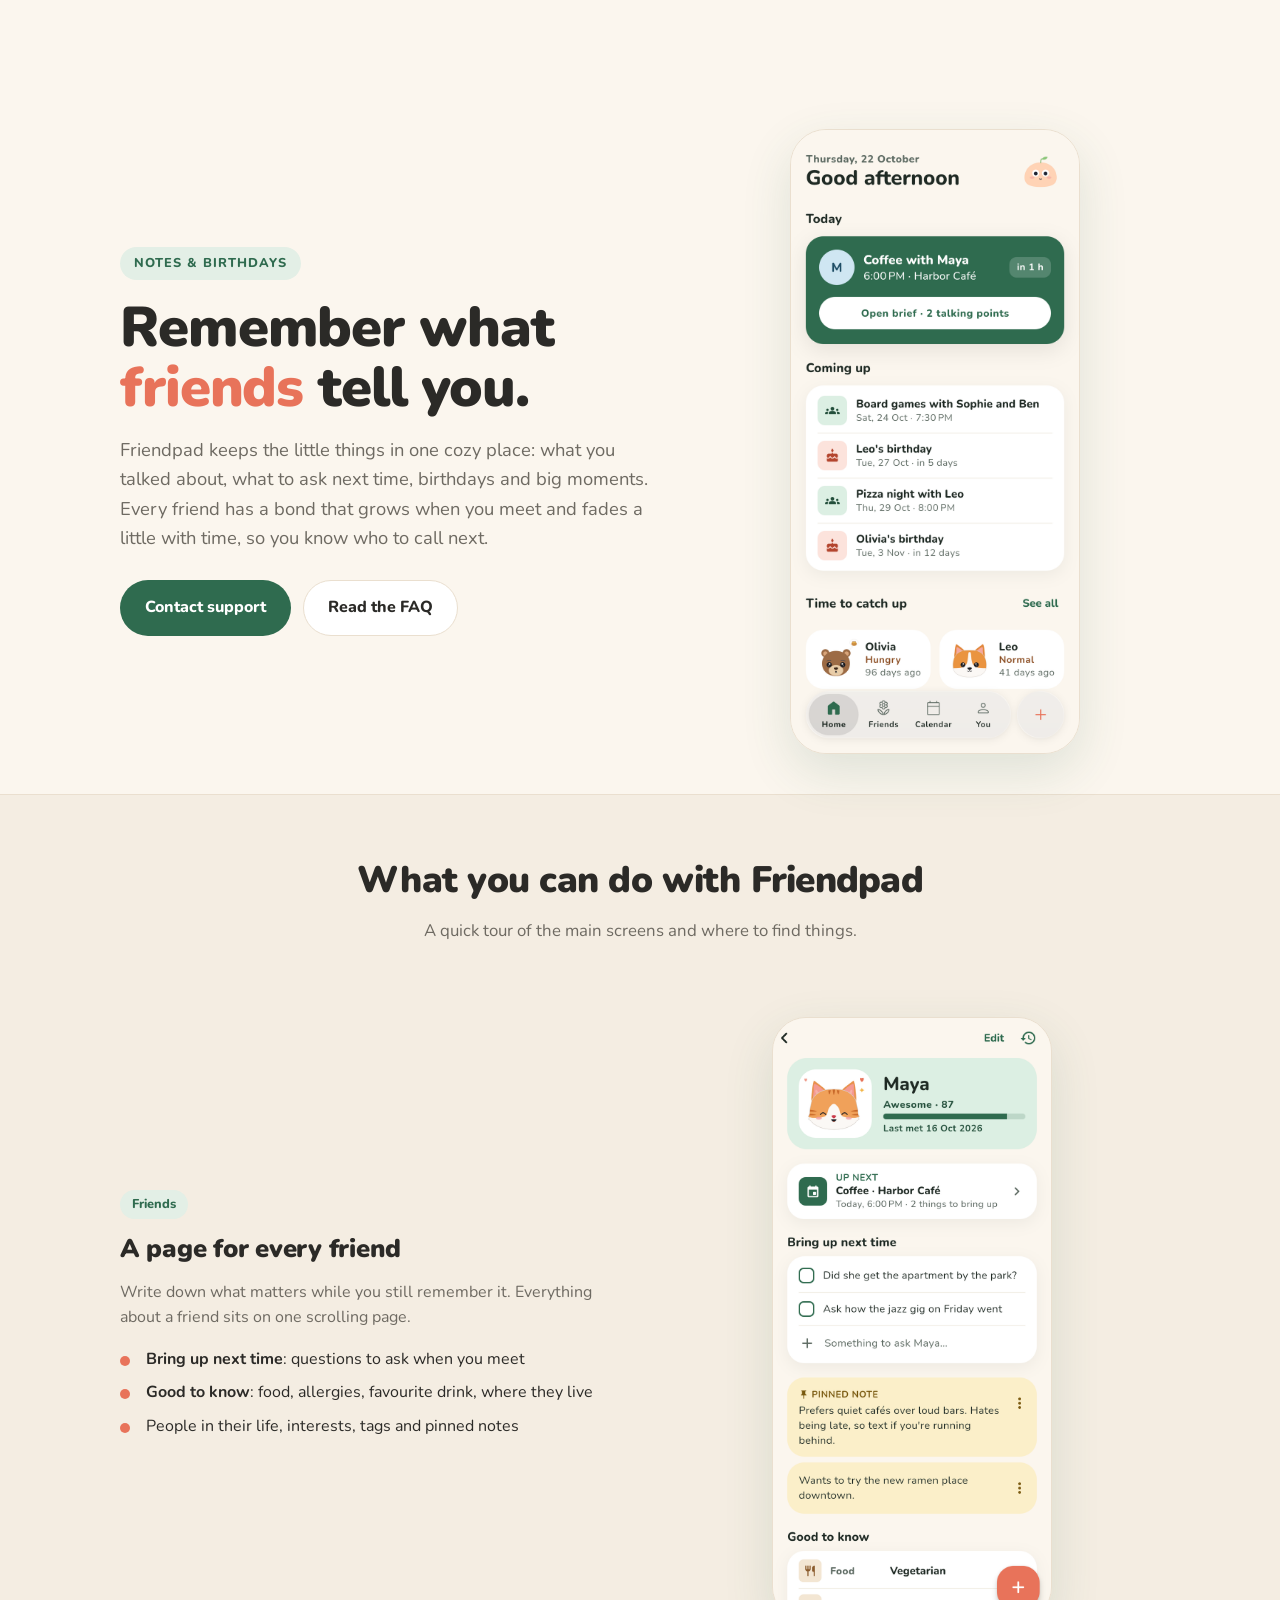
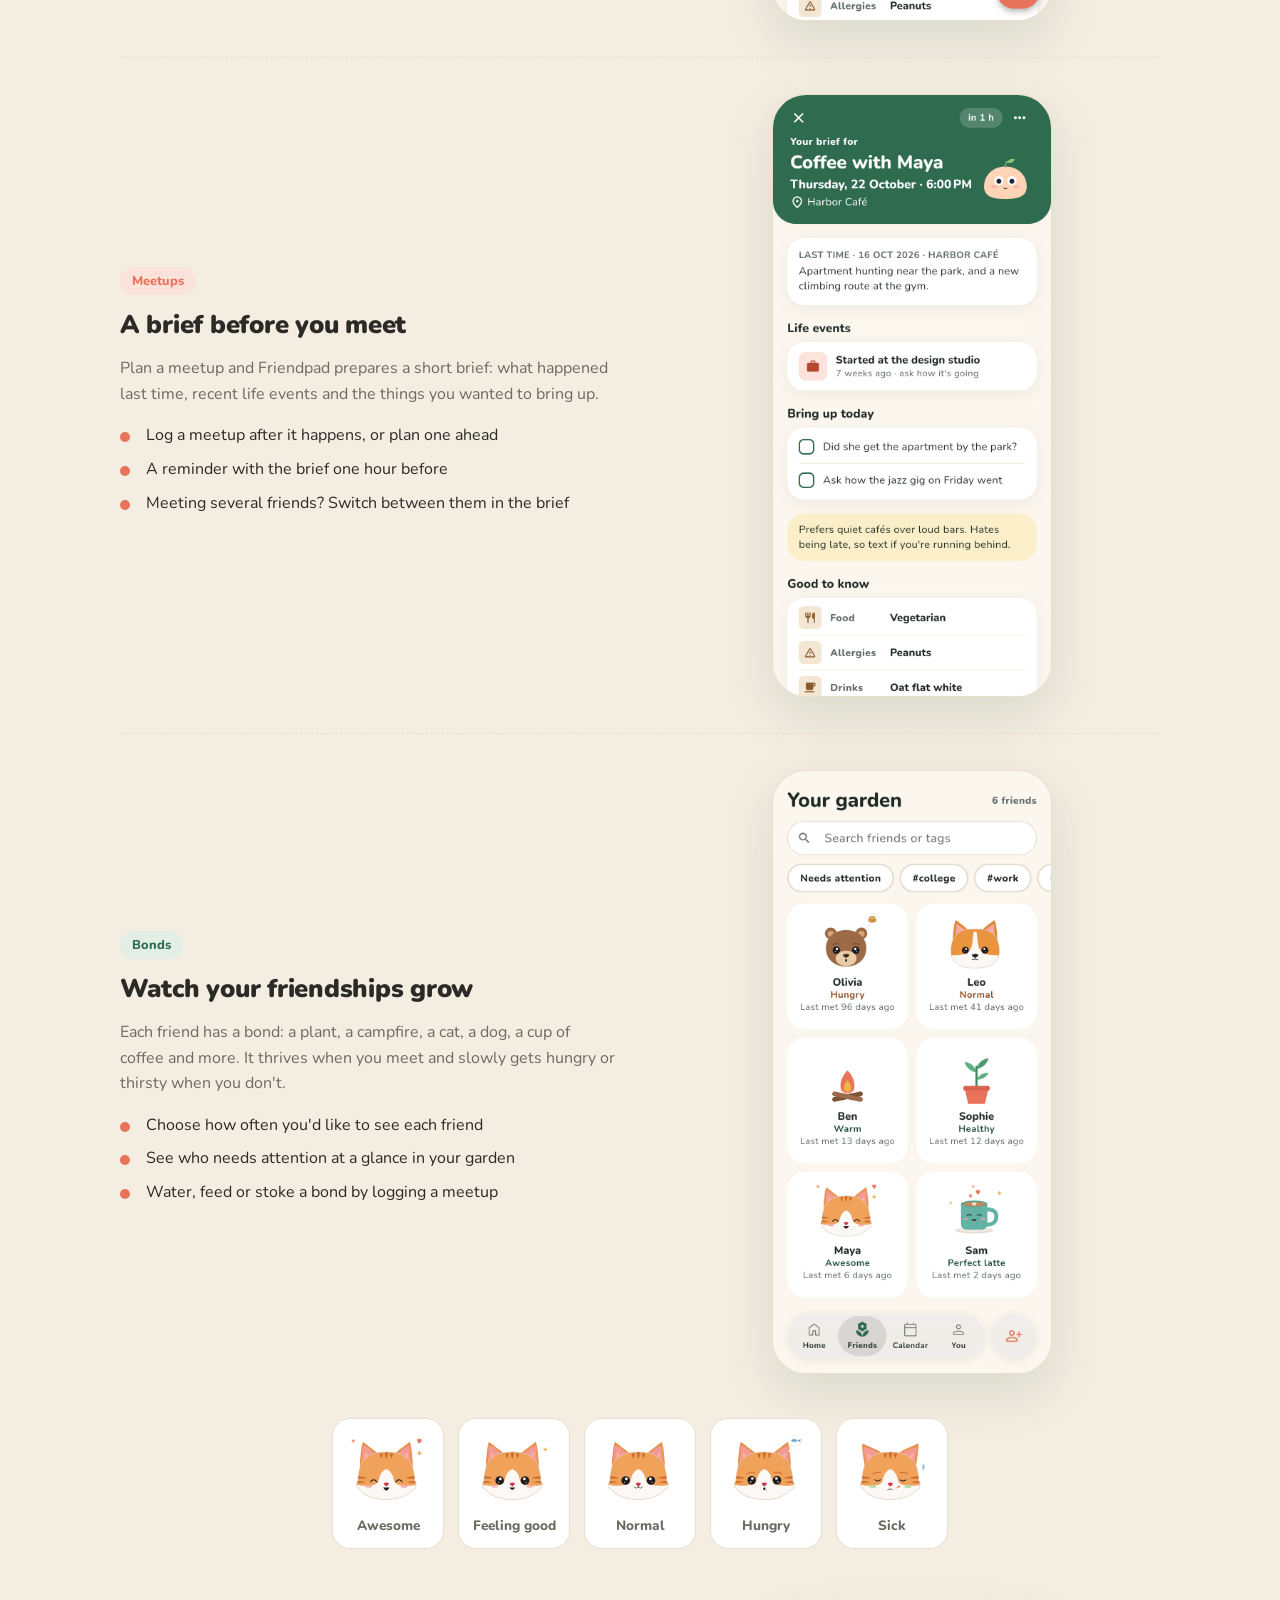
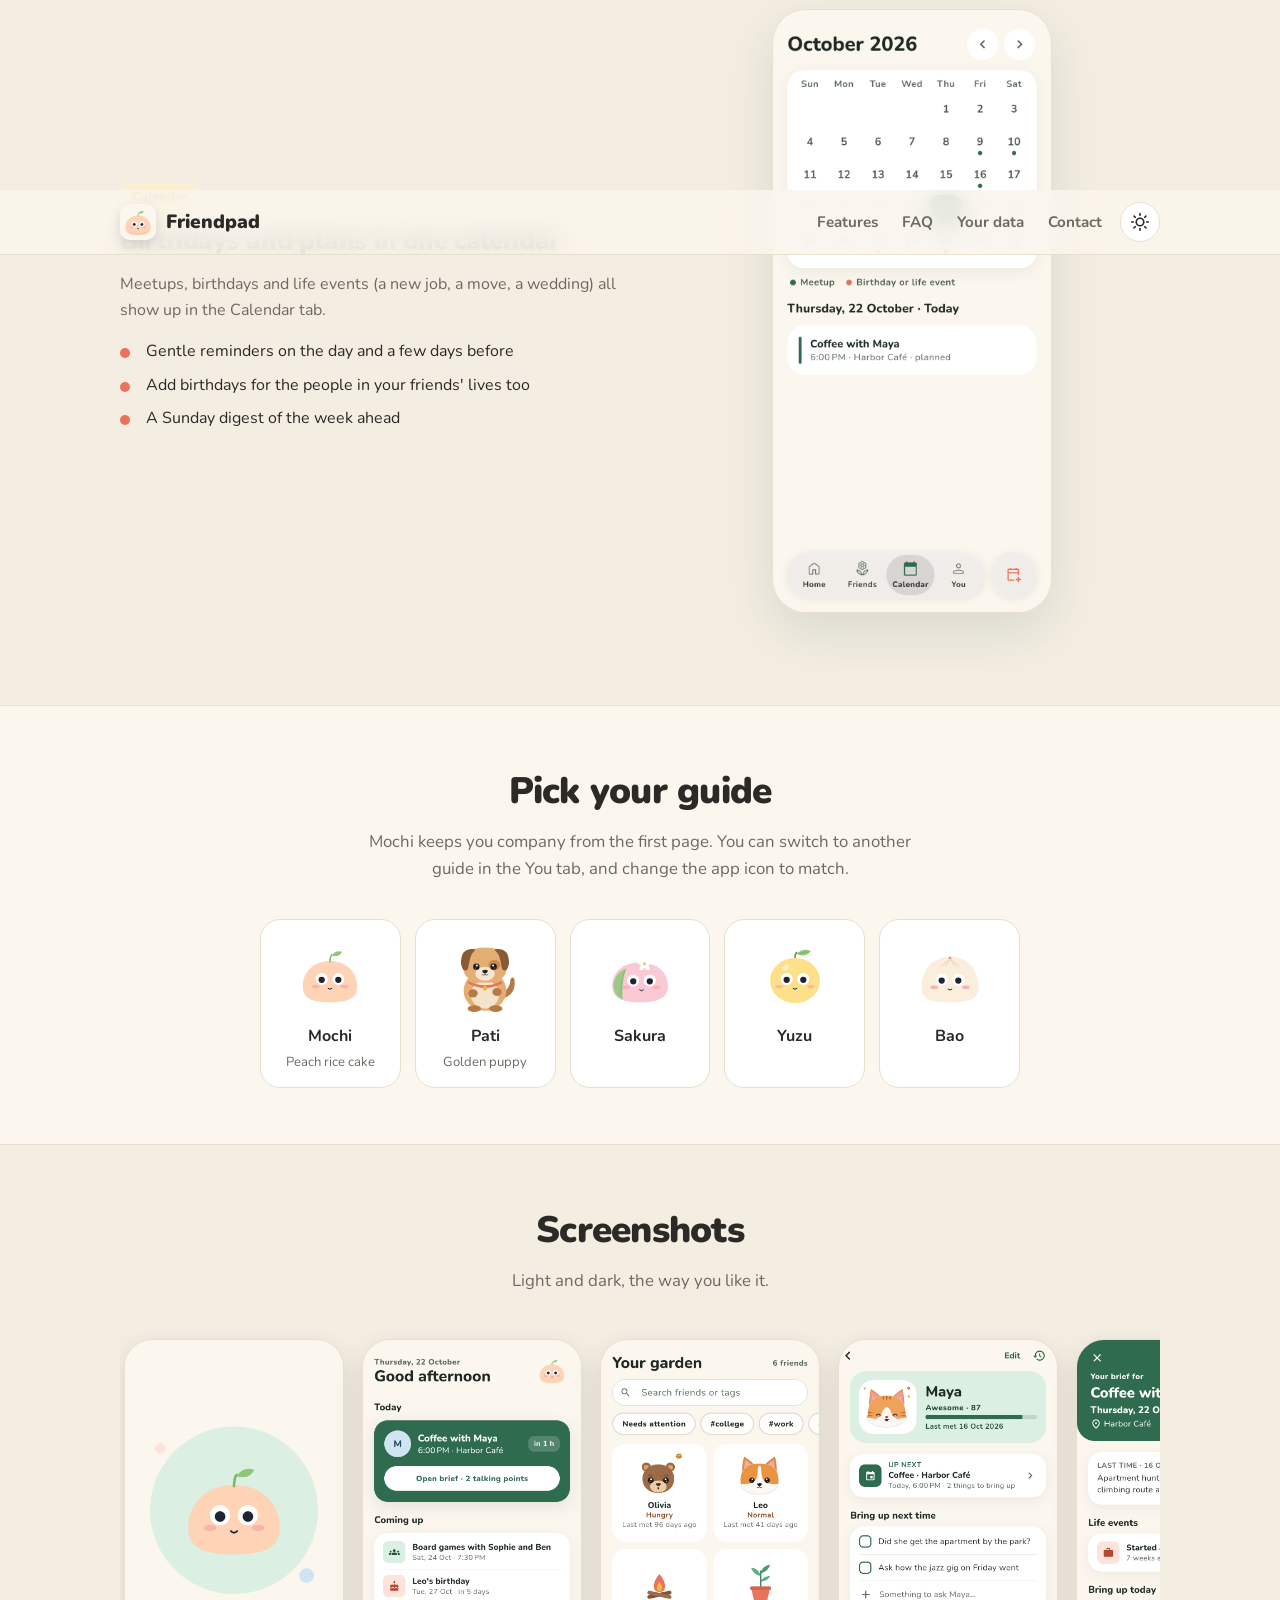
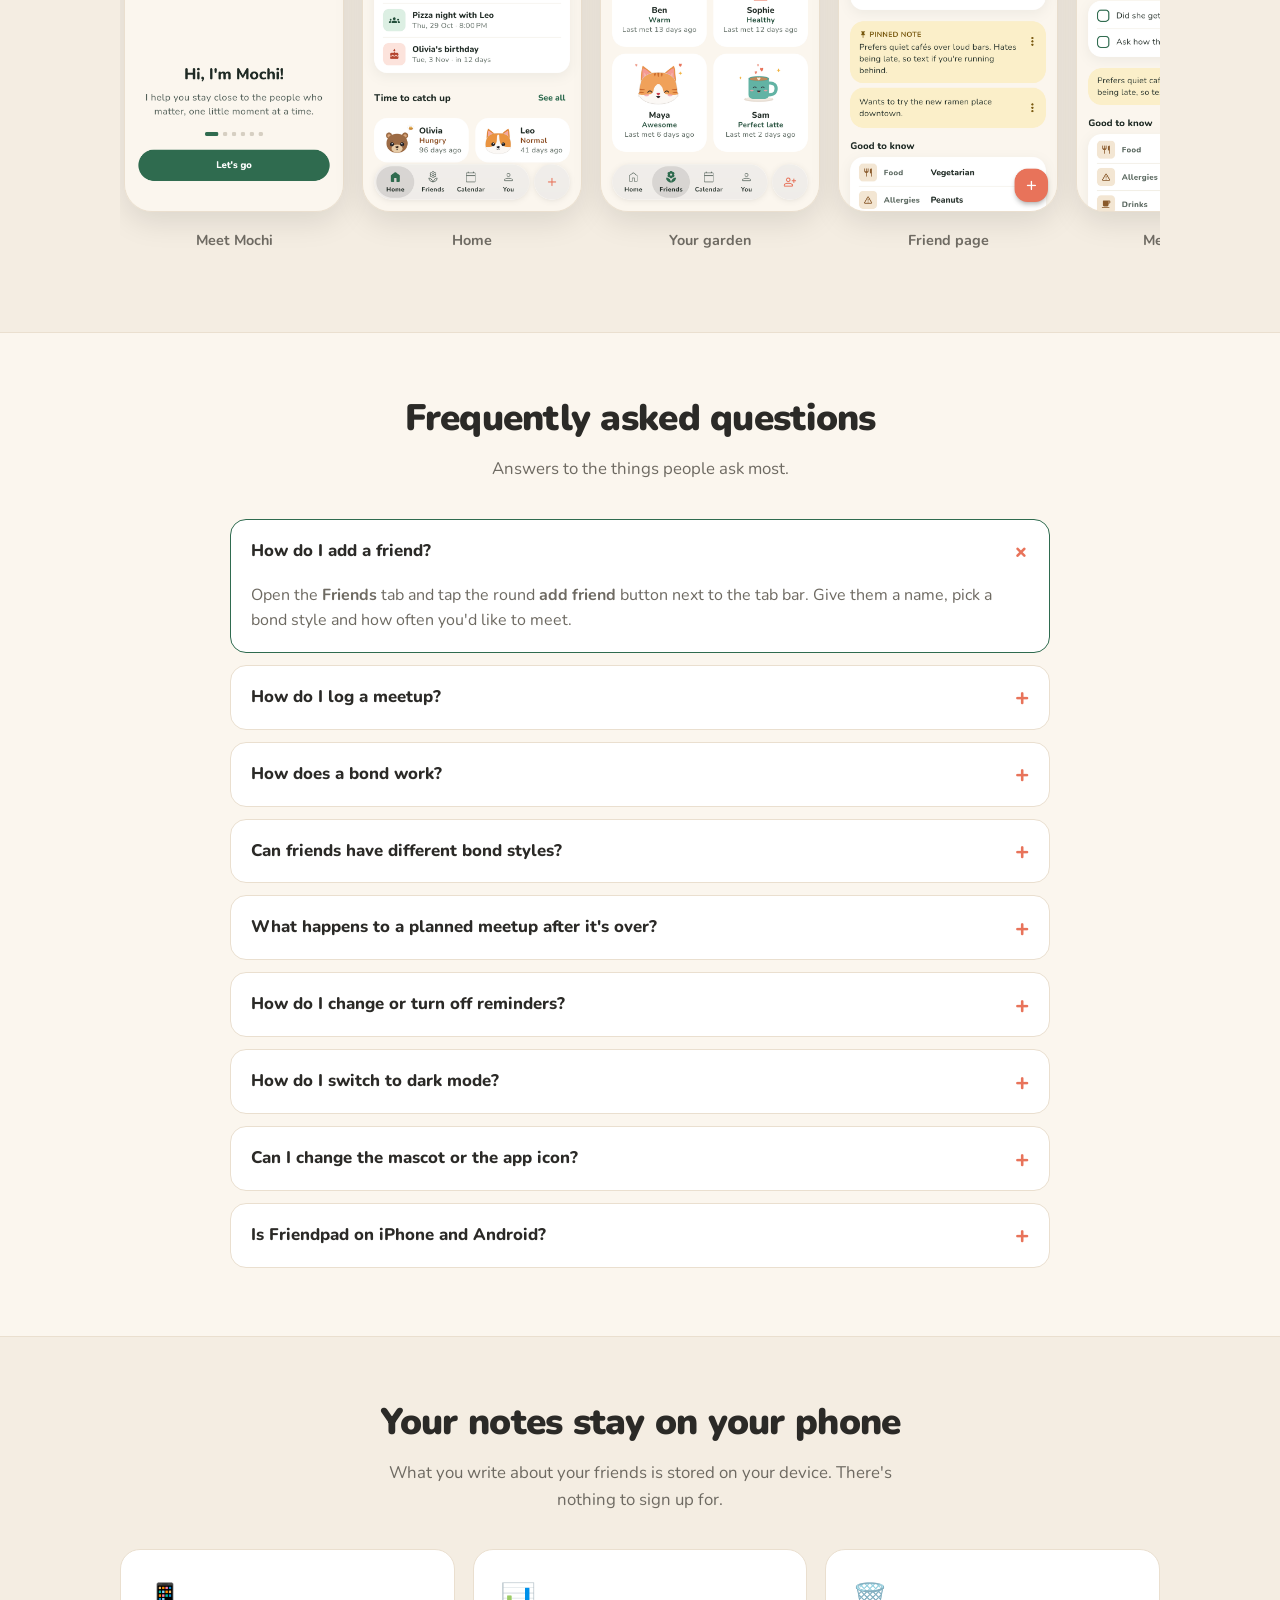
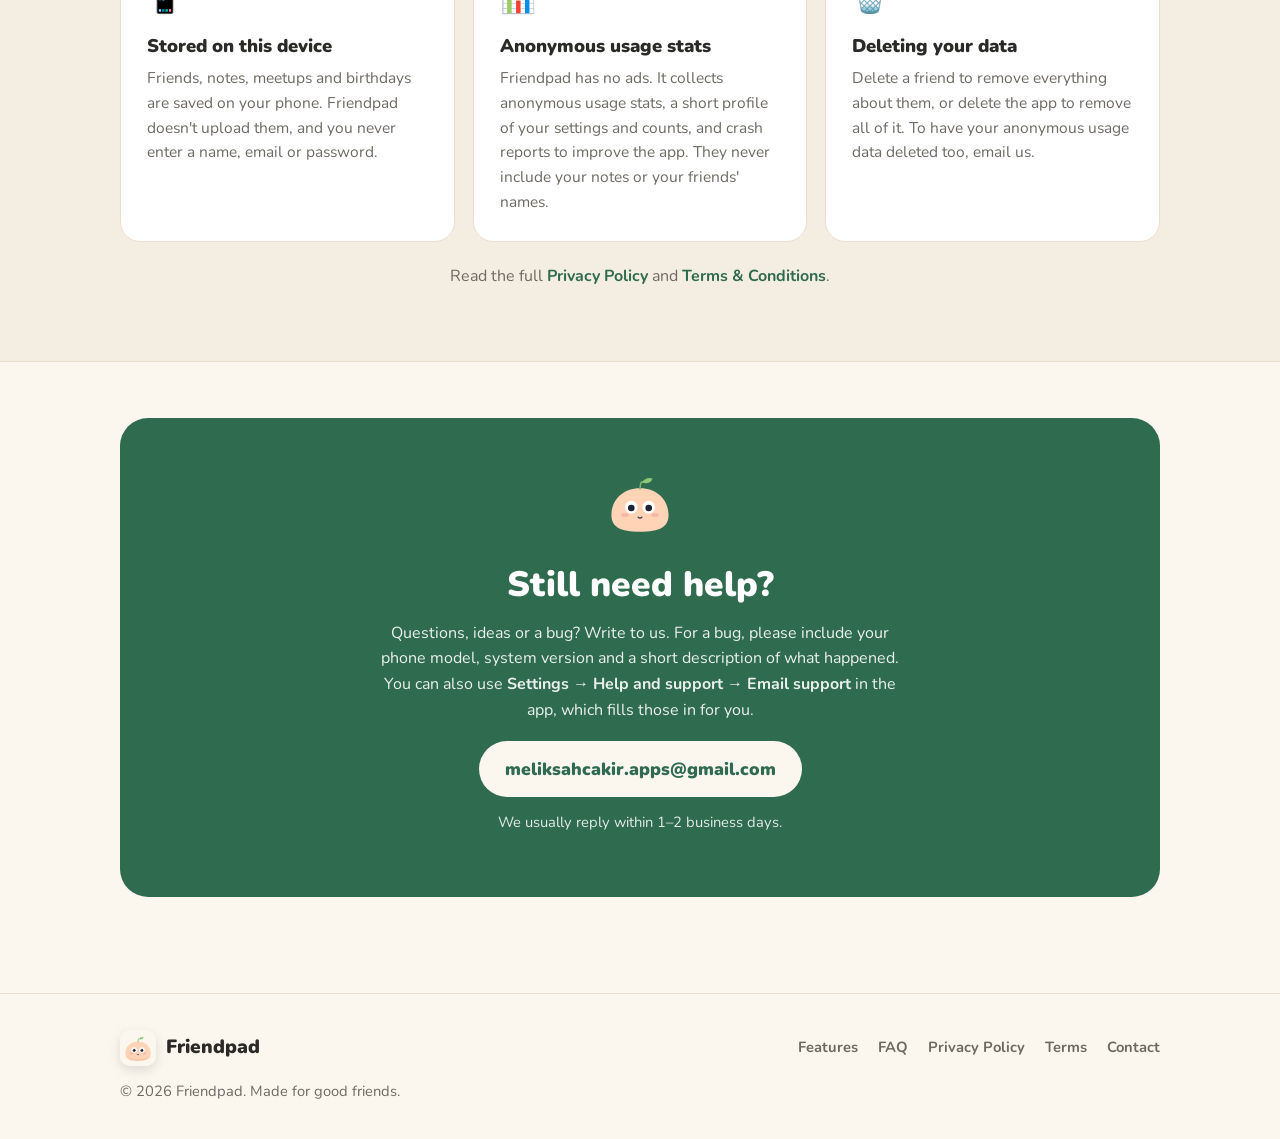
<file: support.html>
<!doctype html>
<html lang="en"><head><meta charset="utf-8" /><title>Friendpad Support</title>
<meta http-equiv="refresh" content="0; url=./#faq" /><link rel="canonical" href="./" /></head>
<body><p><a href="./#faq">Friendpad support</a></p></body></html>
</file>
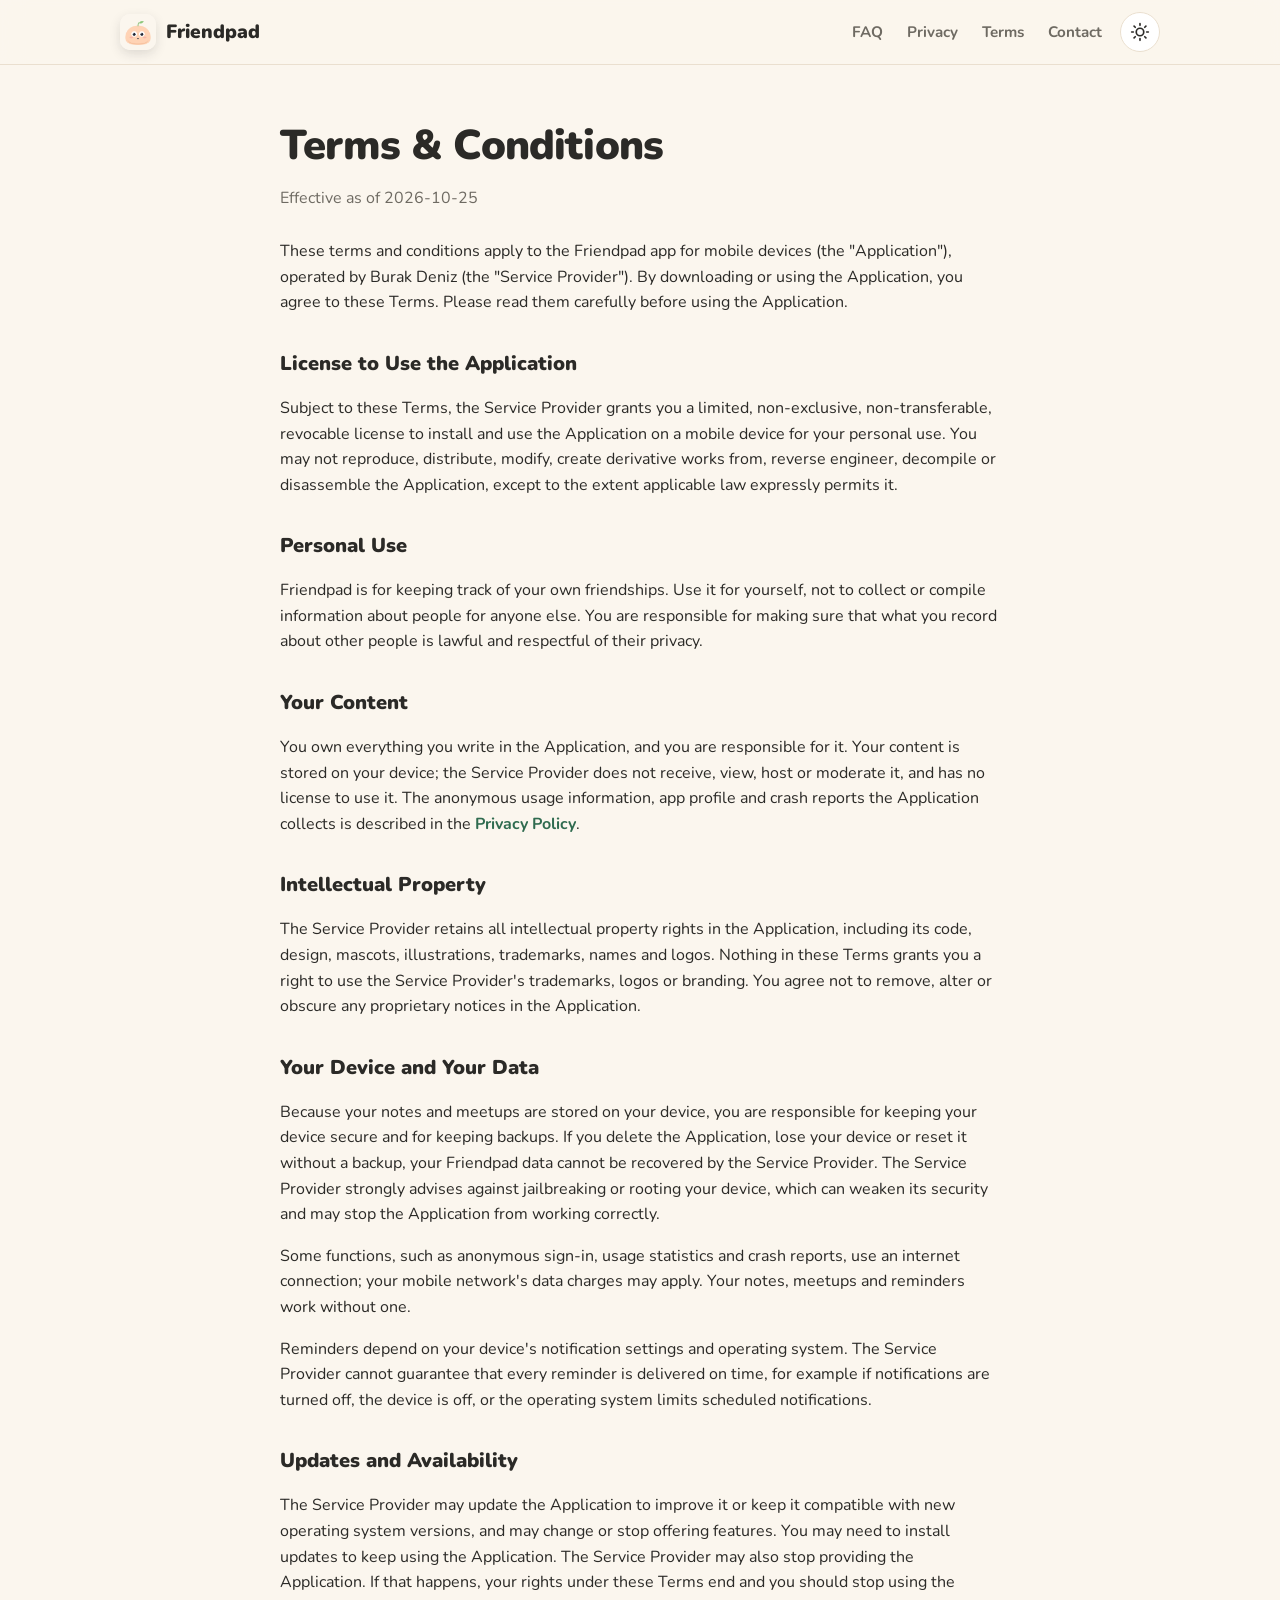
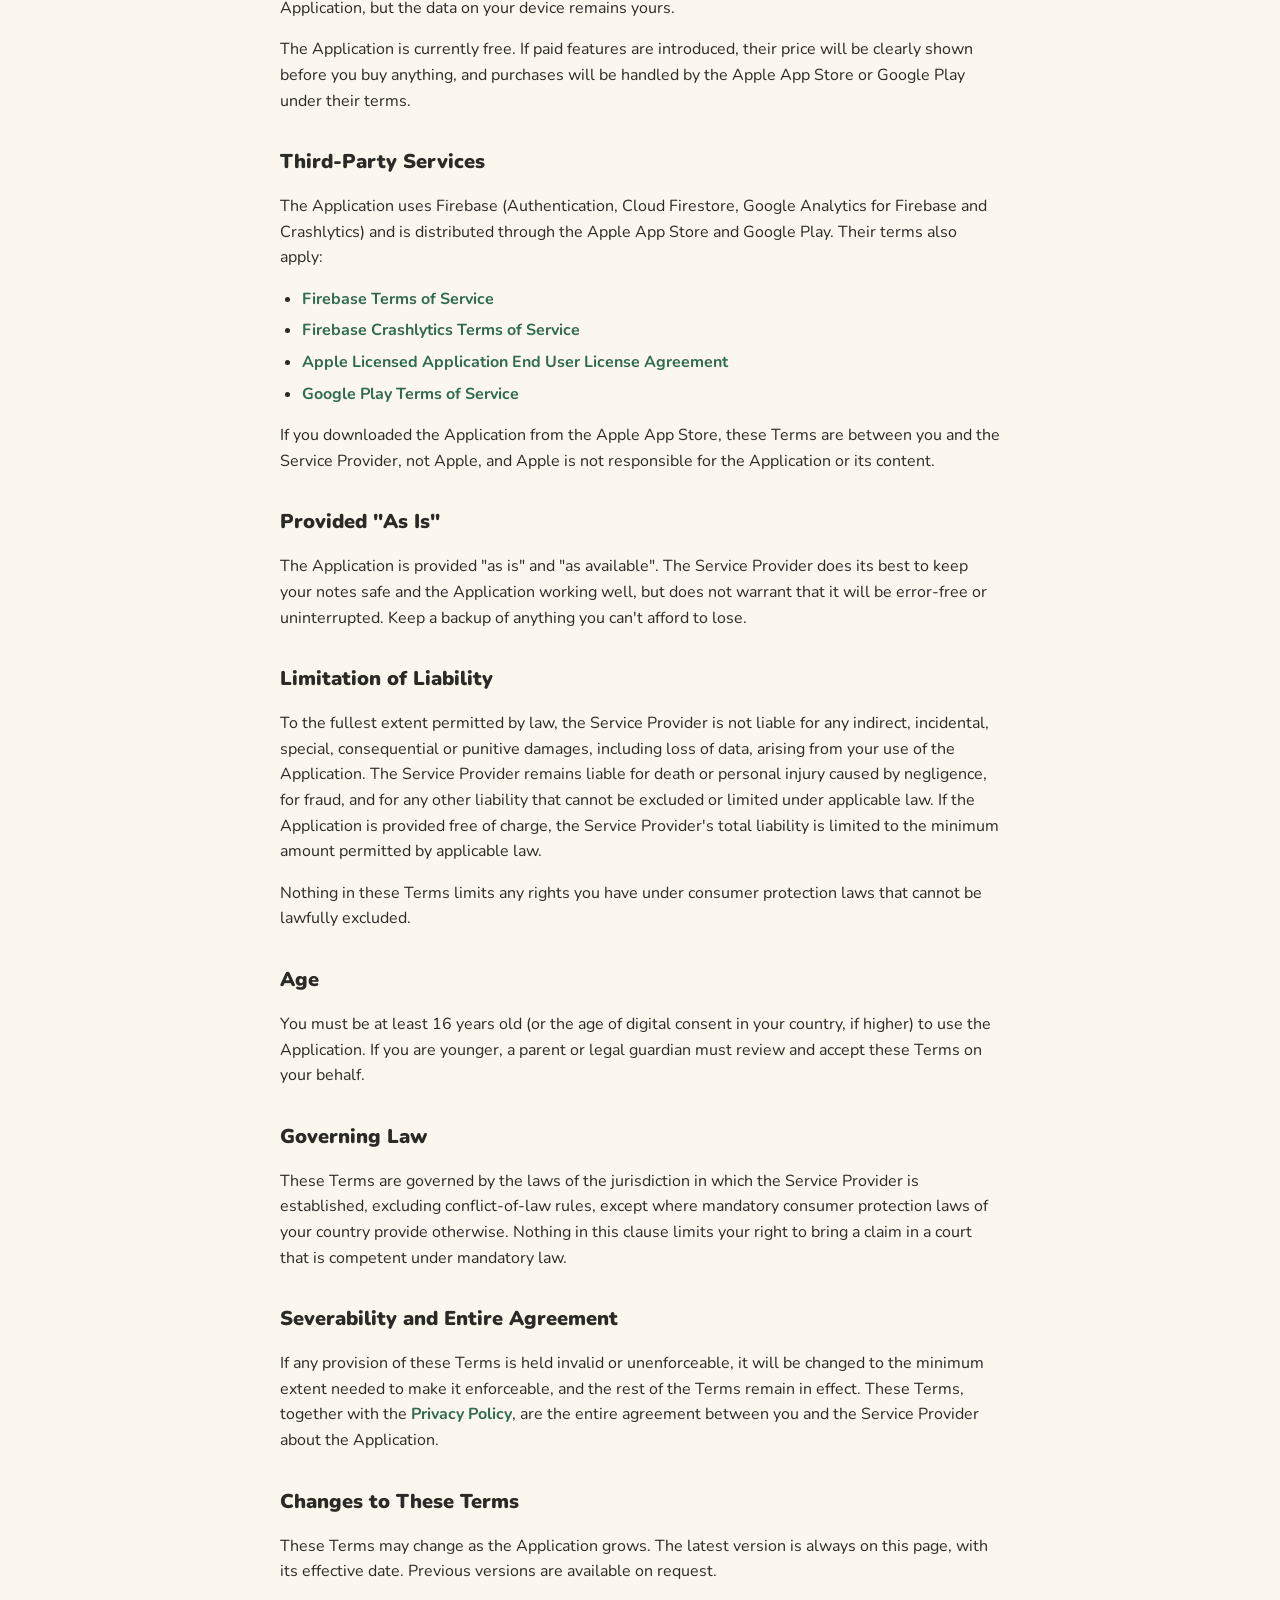
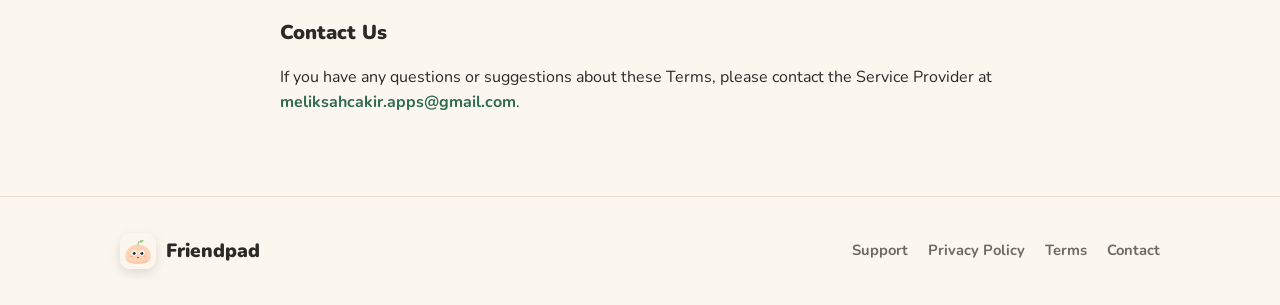
<file: terms.html>
<!doctype html>
<html lang="en">
<head>
  <meta charset="utf-8" />
  <meta name="viewport" content="width=device-width, initial-scale=1" />
  <title>Terms &amp; Conditions · Friendpad</title>
  <meta name="description" content="Terms &amp; Conditions for the Friendpad app." />
  <link rel="icon" type="image/png" href="img/favicon.png" />
  <link rel="preconnect" href="https://fonts.googleapis.com" />
  <link rel="preconnect" href="https://fonts.gstatic.com" crossorigin />
  <link href="https://fonts.googleapis.com/css2?family=Nunito:wght@400;600;700;800;900&display=swap" rel="stylesheet" />
  <script>
    try { var t = localStorage.getItem('theme'); if (t === 'light' || t === 'dark') document.documentElement.dataset.theme = t; } catch (e) {}
  </script>
  <link rel="stylesheet" href="style.css" />
</head>
<body>
  <header class="topbar">
    <div class="wrap topbar-inner">
      <a class="brand" href="./"><img class="logo" src="img/app_icon.png" alt="" /> Friendpad</a>
      <div class="topbar-end">
        <nav class="topnav">
          <a href="./#faq">FAQ</a>
          <a href="privacy_policy.html">Privacy</a>
          <a href="terms.html">Terms</a>
          <a href="./#contact">Contact</a>
        </nav>
        <button class="theme-toggle" type="button" aria-label="Switch between light and dark mode" title="Light or dark">
          <svg class="sun" viewBox="0 0 24 24" fill="none" stroke="currentColor" stroke-width="2" stroke-linecap="round" aria-hidden="true"><circle cx="12" cy="12" r="4.5"/><path d="M12 2v2M12 20v2M4.9 4.9l1.4 1.4M17.7 17.7l1.4 1.4M2 12h2M20 12h2M4.9 19.1l1.4-1.4M17.7 6.3l1.4-1.4"/></svg>
          <svg class="moon" viewBox="0 0 24 24" fill="none" stroke="currentColor" stroke-width="2" stroke-linecap="round" stroke-linejoin="round" aria-hidden="true"><path d="M20 14.5A8 8 0 0 1 9.5 4a8 8 0 1 0 10.5 10.5z"/></svg>
        </button>
      </div>
    </div>
  </header>
  <main class="legal">
    <h1>Terms &amp; Conditions</h1>
    <p class="effective">Effective as of 2026-10-25</p>

    <p>These terms and conditions apply to the Friendpad app for mobile devices (the "Application"), operated by Burak Deniz (the "Service Provider"). By downloading or using the Application, you agree to these Terms. Please read them carefully before using the Application.</p>

    <h2>License to Use the Application</h2>
    <p>Subject to these Terms, the Service Provider grants you a limited, non-exclusive, non-transferable, revocable license to install and use the Application on a mobile device for your personal use. You may not reproduce, distribute, modify, create derivative works from, reverse engineer, decompile or disassemble the Application, except to the extent applicable law expressly permits it.</p>

    <h2>Personal Use</h2>
    <p>Friendpad is for keeping track of your own friendships. Use it for yourself, not to collect or compile information about people for anyone else. You are responsible for making sure that what you record about other people is lawful and respectful of their privacy.</p>

    <h2>Your Content</h2>
    <p>You own everything you write in the Application, and you are responsible for it. Your content is stored on your device; the Service Provider does not receive, view, host or moderate it, and has no license to use it. The anonymous usage information, app profile and crash reports the Application collects is described in the <a href="privacy_policy.html">Privacy Policy</a>.</p>

    <h2>Intellectual Property</h2>
    <p>The Service Provider retains all intellectual property rights in the Application, including its code, design, mascots, illustrations, trademarks, names and logos. Nothing in these Terms grants you a right to use the Service Provider's trademarks, logos or branding. You agree not to remove, alter or obscure any proprietary notices in the Application.</p>

    <h2>Your Device and Your Data</h2>
    <p>Because your notes and meetups are stored on your device, you are responsible for keeping your device secure and for keeping backups. If you delete the Application, lose your device or reset it without a backup, your Friendpad data cannot be recovered by the Service Provider. The Service Provider strongly advises against jailbreaking or rooting your device, which can weaken its security and may stop the Application from working correctly.</p>
    <p>Some functions, such as anonymous sign-in, usage statistics and crash reports, use an internet connection; your mobile network's data charges may apply. Your notes, meetups and reminders work without one.</p>
    <p>Reminders depend on your device's notification settings and operating system. The Service Provider cannot guarantee that every reminder is delivered on time, for example if notifications are turned off, the device is off, or the operating system limits scheduled notifications.</p>

    <h2>Updates and Availability</h2>
    <p>The Service Provider may update the Application to improve it or keep it compatible with new operating system versions, and may change or stop offering features. You may need to install updates to keep using the Application. The Service Provider may also stop providing the Application. If that happens, your rights under these Terms end and you should stop using the Application, but the data on your device remains yours.</p>
    <p>The Application is currently free. If paid features are introduced, their price will be clearly shown before you buy anything, and purchases will be handled by the Apple App Store or Google Play under their terms.</p>

    <h2>Third-Party Services</h2>
    <p>The Application uses Firebase (Authentication, Cloud Firestore, Google Analytics for Firebase and Crashlytics) and is distributed through the Apple App Store and Google Play. Their terms also apply:</p>
    <ul>
      <li><a href="https://firebase.google.com/terms" target="_blank" rel="noopener noreferrer">Firebase Terms of Service</a></li>
      <li><a href="https://firebase.google.com/terms/crashlytics" target="_blank" rel="noopener noreferrer">Firebase Crashlytics Terms of Service</a></li>
      <li><a href="https://www.apple.com/legal/internet-services/itunes/dev/stdeula/" target="_blank" rel="noopener noreferrer">Apple Licensed Application End User License Agreement</a></li>
      <li><a href="https://play.google.com/about/play-terms/" target="_blank" rel="noopener noreferrer">Google Play Terms of Service</a></li>
    </ul>
    <p>If you downloaded the Application from the Apple App Store, these Terms are between you and the Service Provider, not Apple, and Apple is not responsible for the Application or its content.</p>

    <h2>Provided "As Is"</h2>
    <p>The Application is provided "as is" and "as available". The Service Provider does its best to keep your notes safe and the Application working well, but does not warrant that it will be error-free or uninterrupted. Keep a backup of anything you can't afford to lose.</p>

    <h2>Limitation of Liability</h2>
    <p>To the fullest extent permitted by law, the Service Provider is not liable for any indirect, incidental, special, consequential or punitive damages, including loss of data, arising from your use of the Application. The Service Provider remains liable for death or personal injury caused by negligence, for fraud, and for any other liability that cannot be excluded or limited under applicable law. If the Application is provided free of charge, the Service Provider's total liability is limited to the minimum amount permitted by applicable law.</p>
    <p>Nothing in these Terms limits any rights you have under consumer protection laws that cannot be lawfully excluded.</p>

    <h2>Age</h2>
    <p>You must be at least 16 years old (or the age of digital consent in your country, if higher) to use the Application. If you are younger, a parent or legal guardian must review and accept these Terms on your behalf.</p>

    <h2>Governing Law</h2>
    <p>These Terms are governed by the laws of the jurisdiction in which the Service Provider is established, excluding conflict-of-law rules, except where mandatory consumer protection laws of your country provide otherwise. Nothing in this clause limits your right to bring a claim in a court that is competent under mandatory law.</p>

    <h2>Severability and Entire Agreement</h2>
    <p>If any provision of these Terms is held invalid or unenforceable, it will be changed to the minimum extent needed to make it enforceable, and the rest of the Terms remain in effect. These Terms, together with the <a href="privacy_policy.html">Privacy Policy</a>, are the entire agreement between you and the Service Provider about the Application.</p>

    <h2>Changes to These Terms</h2>
    <p>These Terms may change as the Application grows. The latest version is always on this page, with its effective date. Previous versions are available on request.</p>

    <h2>Contact Us</h2>
    <p>If you have any questions or suggestions about these Terms, please contact the Service Provider at <a href="mailto:meliksahcakir.apps@gmail.com">meliksahcakir.apps@gmail.com</a>.</p>
  </main>
  <footer>
    <div class="wrap footer-inner">
      <a class="brand" href="./"><img class="logo" src="img/app_icon.png" alt="" /> Friendpad</a>
      <nav class="footer-links">
        <a href="./">Support</a>
        <a href="privacy_policy.html">Privacy Policy</a>
        <a href="terms.html">Terms</a>
        <a href="mailto:meliksahcakir.apps@gmail.com">Contact</a>
      </nav>
    </div>
  </footer>
  <script src="theme.js"></script>
</body>
</html>
</file>
<file: style.css>
:root {
  --green:      #2F6B4F;
  --green-2:    #3E8564;
  --green-soft: #E3EFE6;
  --coral:      #E8735A;
  --coral-soft: #FBE3DC;
  --butter:     #FBF0CF;
  --cream:      #FBF6EE;
  --bg:         #FBF6EE;
  --surface:    #FFFFFF;
  --surface-2:  #F4EDE2;
  --border:     #EADFCF;
  --text:       #2B2A27;
  --muted:      #6E6A62;
  --on-green:   #FFFFFF;
  --shadow:     0 18px 50px rgba(47, 107, 79, .14);
  --radius:     20px;
  --maxw:       1080px;
}

@media (prefers-color-scheme: dark) {
  :root:not([data-theme="light"]) {
    --green:      #7CC59D;
    --green-2:    #96D4B1;
    --green-soft: #26342E;
    --coral:      #F08A72;
    --coral-soft: #3A2B2A;
    --butter:     #3A3424;
    --bg:         #1C222B;
    --surface:    #252C37;
    --surface-2:  #2D3542;
    --border:     #36404E;
    --text:       #EEF0F3;
    --muted:      #A6AEBA;
    --on-green:   #14231B;
    --shadow:     0 18px 50px rgba(0, 0, 0, .45);
  }
}

:root[data-theme="dark"] {
  --green:      #7CC59D;
  --green-2:    #96D4B1;
  --green-soft: #26342E;
  --coral:      #F08A72;
  --coral-soft: #3A2B2A;
  --butter:     #3A3424;
  --bg:         #1C222B;
  --surface:    #252C37;
  --surface-2:  #2D3542;
  --border:     #36404E;
  --text:       #EEF0F3;
  --muted:      #A6AEBA;
  --on-green:   #14231B;
  --shadow:     0 18px 50px rgba(0, 0, 0, .45);
}

* { box-sizing: border-box; }
html { scroll-behavior: smooth; }

body {
  margin: 0;
  background: var(--bg);
  color: var(--text);
  font-family: 'Nunito', -apple-system, BlinkMacSystemFont, 'Segoe UI', Roboto, sans-serif;
  -webkit-font-smoothing: antialiased;
  line-height: 1.6;
}

a { color: var(--green); font-weight: 700; text-decoration: none; }
a:hover { text-decoration: underline; }
img { max-width: 100%; }

.wrap { max-width: var(--maxw); margin: 0 auto; padding: 0 20px; }

/* Top bar */
header.topbar {
  position: sticky; top: 0; z-index: 20;
  background: color-mix(in srgb, var(--bg) 85%, transparent);
  backdrop-filter: saturate(140%) blur(12px);
  -webkit-backdrop-filter: saturate(140%) blur(12px);
  border-bottom: 1px solid var(--border);
}
.topbar-inner { display: flex; align-items: center; justify-content: space-between; height: 64px; }
.brand { display: flex; align-items: center; gap: 10px; font-weight: 900; font-size: 1.2rem; color: var(--text); }
.brand:hover { text-decoration: none; }
.logo { width: 36px; height: 36px; border-radius: 10px; display: block; box-shadow: 0 4px 12px rgba(0,0,0,.12); }
.topnav { display: flex; gap: 24px; }
.topnav a { color: var(--muted); font-weight: 700; font-size: .95rem; }
.topnav a:hover { color: var(--text); text-decoration: none; }
@media (max-width: 720px) { .topnav { display: none; } }

/* Hero */
.hero { padding: 64px 0 40px; }
.hero-grid { display: grid; grid-template-columns: 1.1fr .9fr; gap: 40px; align-items: center; }
.kicker {
  display: inline-flex; align-items: center; gap: 8px;
  color: var(--green); background: var(--green-soft);
  font-weight: 800; font-size: .8rem; letter-spacing: .08em; text-transform: uppercase;
  padding: 6px 14px; border-radius: 999px; margin-bottom: 18px;
}
.hero h1 { font-size: clamp(2.2rem, 5.5vw, 3.5rem); line-height: 1.08; margin: 0 0 16px; font-weight: 900; letter-spacing: -.02em; }
.hero h1 em { font-style: normal; color: var(--coral); }
.hero .lead { color: var(--muted); font-size: 1.15rem; margin: 0 0 28px; max-width: 540px; }
.hero-art { position: relative; display: flex; justify-content: center; }
.hero-art .phone { width: 100%; max-width: 290px; border-radius: 36px; box-shadow: var(--shadow); border: 1px solid var(--border); }
@media (max-width: 820px) {
  .hero { padding-top: 40px; }
  .hero-grid { grid-template-columns: 1fr; text-align: center; }
  .hero .lead { margin-left: auto; margin-right: auto; }
  .cta-row { justify-content: center; }
}

.cta-row { display: flex; gap: 12px; flex-wrap: wrap; }
.btn {
  display: inline-flex; align-items: center; gap: 8px;
  padding: 14px 24px; border-radius: 999px; font-weight: 800; font-size: 1rem;
  border: 1px solid transparent; transition: transform .12s ease;
}
.btn:hover { text-decoration: none; transform: translateY(-2px); }
.btn-primary { background: var(--green); color: var(--on-green); }
.btn-ghost { background: var(--surface); color: var(--text); border-color: var(--border); }

/* Sections */
section { padding: 56px 0; }
.section-head { text-align: center; margin-bottom: 36px; }
.section-head h2 { font-size: clamp(1.7rem, 4vw, 2.3rem); font-weight: 900; letter-spacing: -.02em; margin: 0 0 8px; }
.section-head p { color: var(--muted); margin: 0 auto; max-width: 560px; font-size: 1.05rem; }
.band { background: var(--surface-2); border-top: 1px solid var(--border); border-bottom: 1px solid var(--border); }

/* Feature rows */
.feature { display: grid; grid-template-columns: 1fr 1fr; gap: 48px; align-items: center; padding: 36px 0; }
.feature + .feature { border-top: 1px dashed var(--border); }
.feature.reverse .shot { order: 2; }
.pill {
  display: inline-block; border-radius: 999px; padding: 4px 12px;
  font-size: .8rem; font-weight: 800; margin-bottom: 10px;
  background: var(--green-soft); color: var(--green);
}
.pill.coral { background: var(--coral-soft); color: var(--coral); }
.pill.butter { background: var(--butter); color: #9A7A1E; }
@media (prefers-color-scheme: dark) { :root:not([data-theme="light"]) .pill.butter { color: #E8C96A; } }
:root[data-theme="dark"] .pill.butter { color: #E8C96A; }
.feature h3 { font-size: 1.6rem; font-weight: 900; margin: 0 0 10px; letter-spacing: -.01em; }
.feature p { color: var(--muted); margin: 0 0 16px; }
.feature ul { margin: 0; padding: 0; list-style: none; }
.feature li { position: relative; padding-left: 26px; margin-bottom: 8px; }
.feature li::before {
  content: ""; position: absolute; left: 0; top: 9px; width: 10px; height: 10px;
  border-radius: 50%; background: var(--coral);
}
.shot { display: flex; justify-content: center; }
.shot img { width: 100%; max-width: 280px; border-radius: 34px; border: 1px solid var(--border); box-shadow: var(--shadow); }
@media (max-width: 820px) {
  .feature { grid-template-columns: 1fr; gap: 24px; }
  .feature.reverse .shot { order: 0; }
  .shot img { max-width: 250px; }
}

/* Bond stages */
.stages { display: flex; justify-content: center; gap: 14px; flex-wrap: wrap; margin-top: 8px; }
.stage { background: var(--surface); border: 1px solid var(--border); border-radius: 18px; padding: 12px 10px 10px; width: 112px; text-align: center; }
.stage img { width: 76px; height: 76px; display: block; margin: 0 auto 6px; }
.stage span { font-size: .85rem; font-weight: 800; color: var(--muted); }

/* Mascots */
.mascots { display: grid; grid-template-columns: repeat(5, 1fr); gap: 14px; max-width: 760px; margin: 0 auto; }
.mascot { background: var(--surface); border: 1px solid var(--border); border-radius: 20px; padding: 16px 8px 12px; text-align: center; }
.mascot img { width: 80px; height: 80px; display: block; margin: 0 auto 8px; }
.mascot strong { display: block; }
.mascot span { font-size: .82rem; color: var(--muted); }
@media (max-width: 640px) { .mascots { grid-template-columns: repeat(3, 1fr); } }

/* Gallery */
.gallery { display: flex; gap: 18px; overflow-x: auto; padding: 8px 4px 24px; scroll-snap-type: x mandatory; }
.gallery figure { margin: 0; flex: none; width: 220px; scroll-snap-align: center; text-align: center; }
.gallery img { width: 100%; border-radius: 28px; border: 1px solid var(--border); box-shadow: 0 10px 30px rgba(0,0,0,.10); }
.gallery figcaption { font-size: .9rem; color: var(--muted); font-weight: 700; margin-top: 8px; }

/* FAQ */
.faq { max-width: 820px; margin: 0 auto; }
details { background: var(--surface); border: 1px solid var(--border); border-radius: 16px; margin-bottom: 12px; padding: 0 20px; }
details[open] { border-color: var(--green); }
summary {
  list-style: none; cursor: pointer; padding: 18px 0; font-weight: 800; font-size: 1.05rem;
  display: flex; align-items: center; justify-content: space-between; gap: 16px;
}
summary::-webkit-details-marker { display: none; }
summary .chev { color: var(--coral); font-size: 1.5rem; line-height: 1; transition: transform .2s ease; flex: none; }
details[open] summary .chev { transform: rotate(45deg); }
details .answer { padding: 0 0 18px; color: var(--muted); }
details .answer p { margin: 0 0 10px; }
details .answer p:last-child { margin-bottom: 0; }

/* Cards */
.cards { display: grid; grid-template-columns: repeat(3, 1fr); gap: 18px; }
@media (max-width: 760px) { .cards { grid-template-columns: 1fr; } }
.card { background: var(--surface); border: 1px solid var(--border); border-radius: var(--radius); padding: 26px; }
.card .ico { font-size: 1.8rem; margin-bottom: 8px; }
.card h3 { margin: 0 0 6px; font-size: 1.15rem; font-weight: 900; }
.card p { color: var(--muted); margin: 0; font-size: .97rem; }

/* Contact */
.contact {
  background: var(--green); color: var(--on-green);
  border-radius: 28px; padding: 44px 28px; text-align: center; position: relative; overflow: hidden;
}
.contact h2 { margin: 0 0 8px; font-size: clamp(1.6rem, 4vw, 2.2rem); font-weight: 900; }
.contact p { margin: 0 auto 18px; max-width: 520px; opacity: .9; }
.contact .email {
  display: inline-block; background: var(--cream); color: #2F6B4F;
  padding: 14px 26px; border-radius: 999px; font-size: 1.1rem; font-weight: 900; word-break: break-all;
}
.contact .note { font-size: .92rem; margin-top: 14px; opacity: .85; }
.contact img { width: 84px; display: block; margin: 0 auto 10px; }

/* Footer */
footer { border-top: 1px solid var(--border); padding: 36px 0; margin-top: 40px; color: var(--muted); font-size: .92rem; }
.footer-inner { display: flex; align-items: center; justify-content: space-between; gap: 20px; flex-wrap: wrap; }
.footer-links { display: flex; gap: 20px; flex-wrap: wrap; }
.footer-links a { color: var(--muted); }
.footer-links a:hover { color: var(--text); }

/* Legal pages */
.legal { max-width: 760px; margin: 0 auto; padding: 48px 20px 24px; }
.legal h1 { font-size: clamp(2rem, 5vw, 2.6rem); font-weight: 900; margin: 0 0 6px; letter-spacing: -.02em; }
.legal .effective { color: var(--muted); margin: 0 0 28px; }
.legal .summary { background: var(--green-soft); border-radius: var(--radius); padding: 20px 24px; margin-bottom: 32px; }
.legal .summary h2 { margin-top: 0; font-size: 1.1rem; }
.legal .summary ul { margin: 0; padding-left: 20px; }
.legal h2 { font-size: 1.25rem; font-weight: 900; margin: 32px 0 8px; }
.legal p, .legal li { color: var(--text); }
.legal ul { padding-left: 22px; }
.legal li { margin-bottom: 6px; }
picture { display: contents; }

/* Theme switch */
.topbar-end { display: flex; align-items: center; gap: 18px; }
.theme-toggle {
  display: inline-flex; align-items: center; justify-content: center;
  width: 40px; height: 40px; border-radius: 999px; cursor: pointer;
  background: var(--surface); color: var(--text); border: 1px solid var(--border);
  font: inherit; padding: 0;
}
.theme-toggle:hover { border-color: var(--green); }
.theme-toggle svg { width: 20px; height: 20px; }
.theme-toggle .moon { display: none; }
.is-dark .theme-toggle .sun { display: none; }
.is-dark .theme-toggle .moon { display: block; }
</file>
